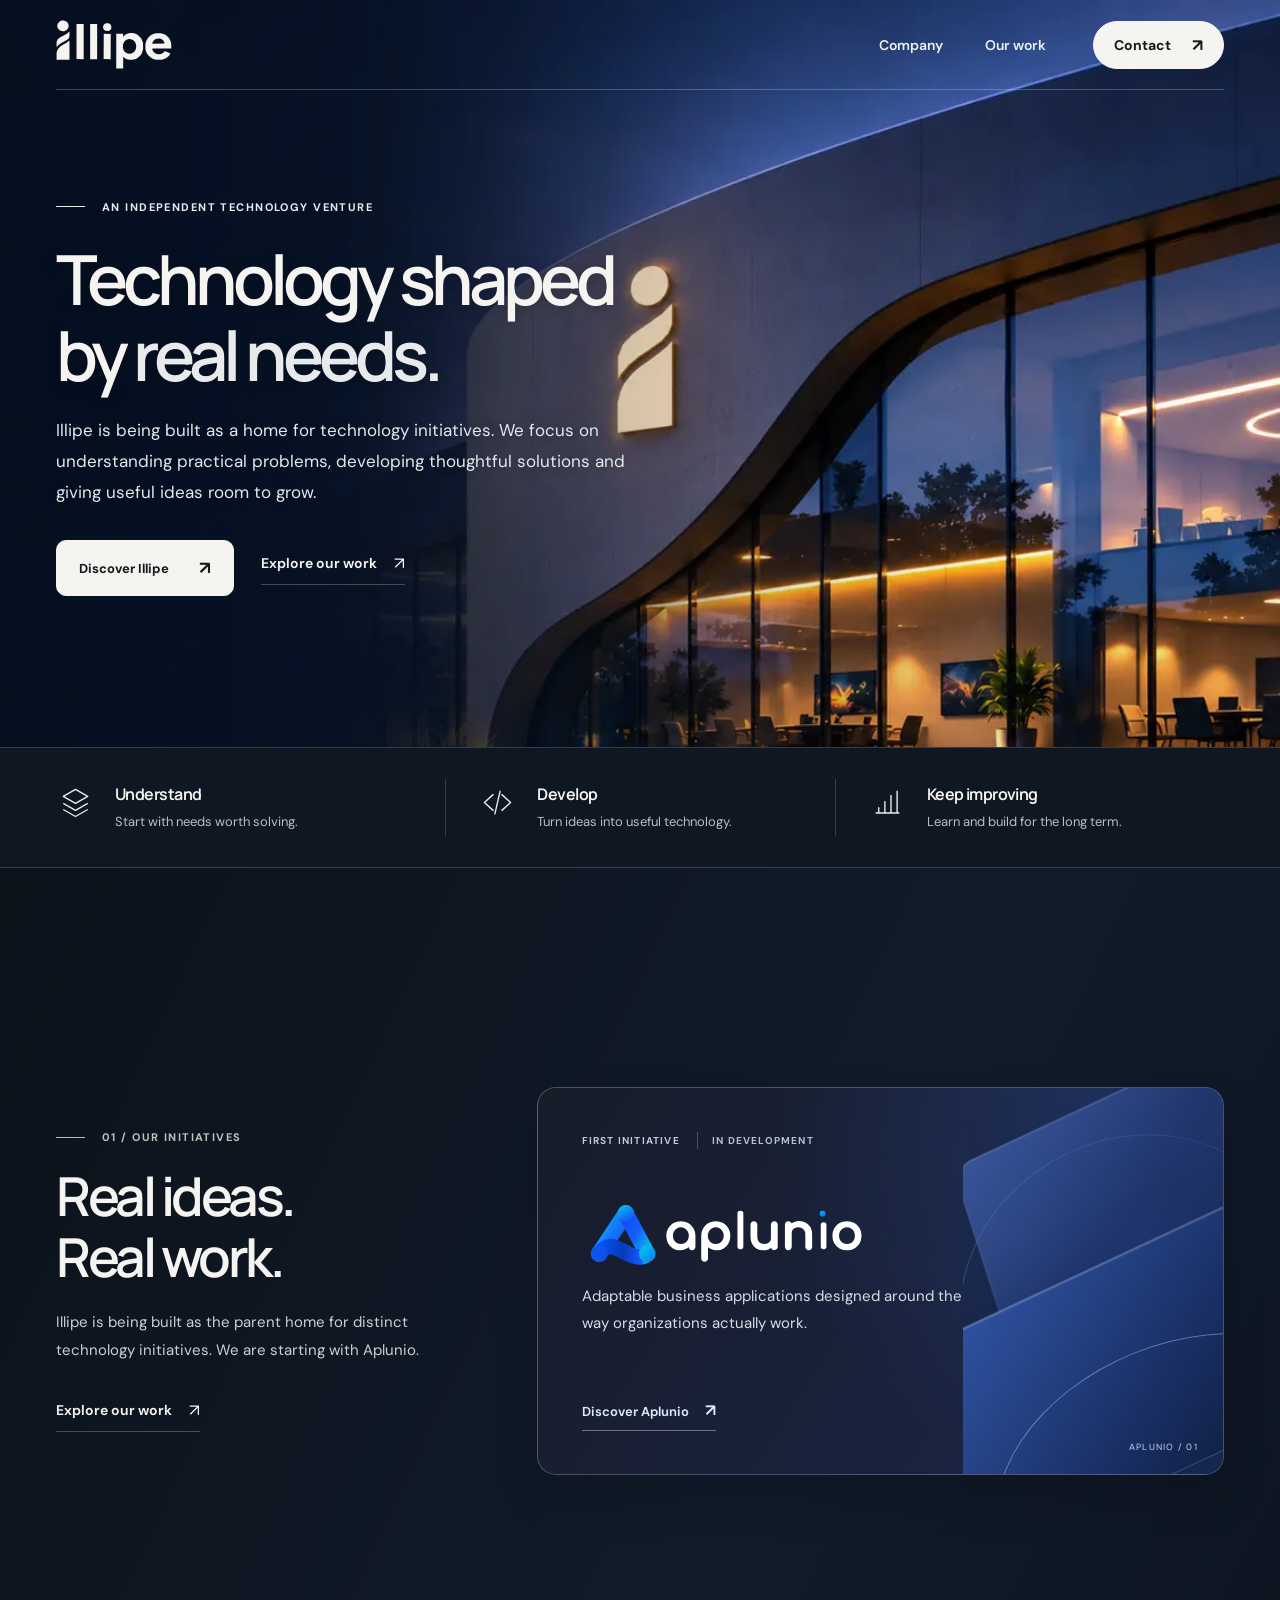
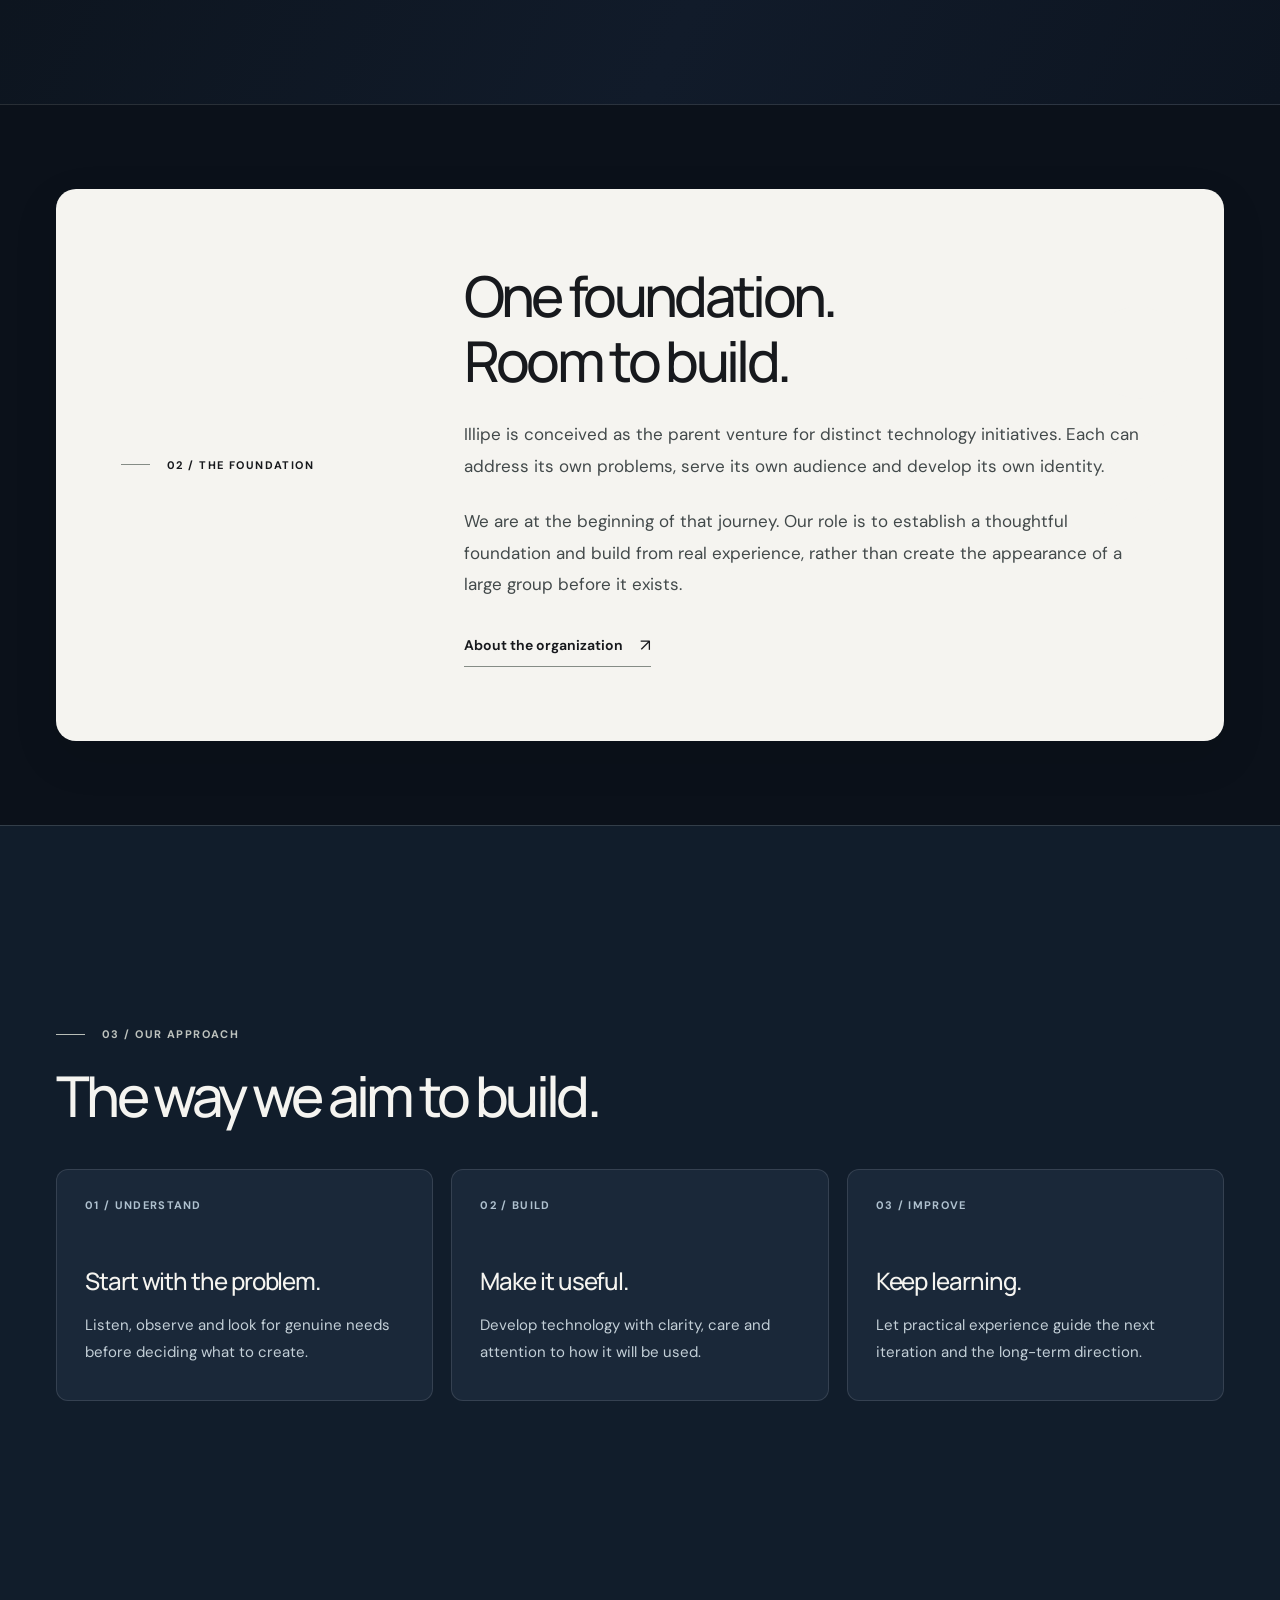
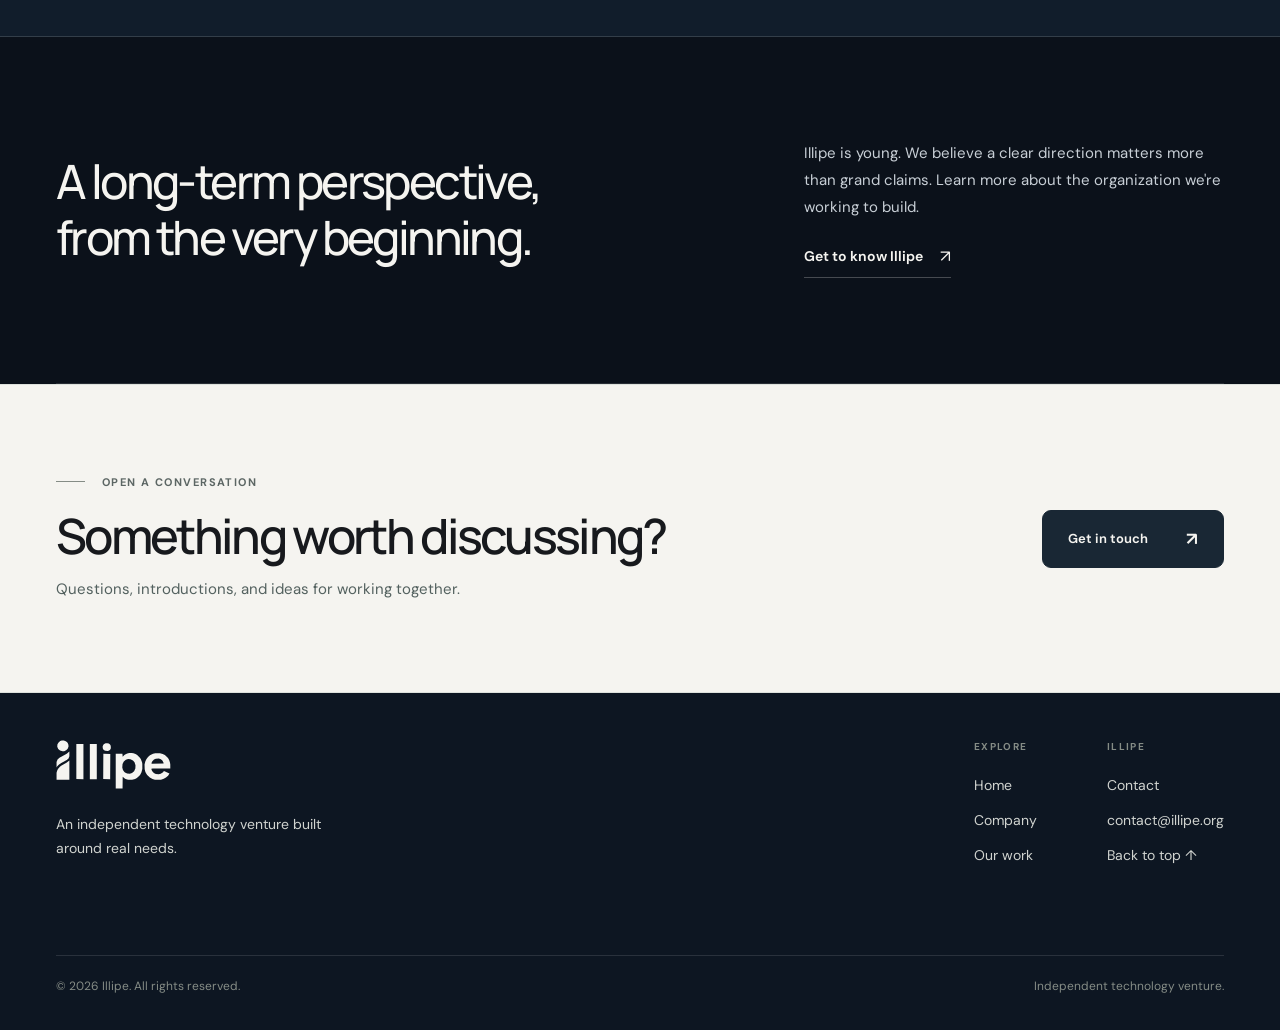
<file: index.html>
<!doctype html>
<html lang="en">
<head>
  <meta charset="utf-8">
  <meta name="viewport" content="width=device-width, initial-scale=1">
  <meta name="theme-color" content="#17191D">
  <meta name="description" content="Illipe is an independent technology venture creating and developing initiatives around real-world needs. Discover our approach and first initiative, Aplunio.">
  <meta name="robots" content="index,follow,max-image-preview:large">
  <meta property="og:type" content="website">
  <meta property="og:site_name" content="Illipe">
  <meta property="og:title" content="Illipe | Independent Technology Venture">
  <meta property="og:description" content="Illipe is an independent technology venture creating and developing initiatives around real-world needs. Discover our approach and first initiative, Aplunio.">
  <meta property="og:url" content="https://illipe.org/">
  <meta property="og:locale" content="en_US">
  <meta name="twitter:card" content="summary">
  <link rel="canonical" href="https://illipe.org/">
  <link rel="icon" type="image/svg+xml" href="/favicon.svg">
  <link rel="preload" as="image" fetchpriority="high" href="/assets/hero-illipe-v2.webp" type="image/webp">
  <link rel="preconnect" href="https://fonts.googleapis.com">
  <link rel="preconnect" href="https://fonts.gstatic.com" crossorigin>
  <link href="https://fonts.googleapis.com/css2?family=DM+Sans:wght@400;500;600;700&family=Manrope:wght@400;500;600;700&display=swap" rel="stylesheet">
  <script type="application/ld+json">{"@context":"https://schema.org","@graph":[{"@type":"WebSite","@id":"https://illipe.org/#website","name":"Illipe","alternateName":"illipe.org","url":"https://illipe.org/","description":"Illipe is an independent technology venture focused on real-world needs.","inLanguage":"en","publisher":{"@id":"https://illipe.org/#organization"}},{"@type":"Organization","@id":"https://illipe.org/#organization","name":"Illipe","url":"https://illipe.org/","description":"An independent founder-led technology venture developing initiatives focused on real-world needs.","logo":{"@type":"ImageObject","url":"https://illipe.org/assets/illipe-brandmark.svg","width":256,"height":256}},{"@type":"WebPage","@id":"https://illipe.org/#webpage","url":"https://illipe.org/","name":"Illipe | Independent Technology Venture","description":"Illipe is an independent technology venture creating and developing initiatives around real-world needs. Discover our approach and first initiative, Aplunio.","isPartOf":{"@id":"https://illipe.org/#website"},"about":{"@id":"https://illipe.org/#organization"},"inLanguage":"en"}]}</script>
  <link rel="stylesheet" href="/styles.css">
  <link rel="stylesheet" href="/polish.css">
  <script src="/main.js" defer></script>
  <title>Illipe | Independent Technology Venture</title>
</head>
<body class="page-home">
  <a class="skip-link" href="#main">Skip to main content</a>
  <header class="site-header" id="top">
  <div class="container header-inner">
    <a class="wordmark" href="/" aria-label="Illipe — home"><img src="/assets/illipe-wordmark.svg" width="116" height="50" alt="illipe" /></a>
    <div class="nav-wrap">
      <nav class="main-nav" aria-label="Primary navigation">
        <a href="/company/">Company</a>
        <a href="/work/">Our work</a>
      </nav>
      <a class="contact-nav" href="/contact/">Contact <span aria-hidden="true">↗</span></a>
    </div>
    <button class="menu-toggle" type="button" aria-label="Open navigation" aria-expanded="false" aria-controls="mobile-nav"><span></span><span></span></button>
  </div>
  <nav class="mobile-nav" id="mobile-nav" aria-label="Mobile navigation">
    <a href="/">Home</a>
    <a href="/company/">Company</a>
    <a href="/work/">Our work</a>
    <a href="/contact/">Contact</a>
  </nav>
</header>
  <main id="main">
<section class="hero" aria-labelledby="home-heading">
  <div class="container hero-inner">
    <div class="hero-main">
      <div class="hero-copy">
      <div class="section-kicker">An independent technology venture</div>
      <h1 class="display" id="home-heading">Technology shaped<br>by <span class="soft">real needs.</span></h1>
      <p class="copy lead hero-intro">Illipe is being built as a home for technology initiatives. We focus on understanding practical problems, developing thoughtful solutions and giving useful ideas room to grow.</p>
      <div class="hero-actions">
        <a class="button-outline" href="/company/">Discover Illipe <span aria-hidden="true">↗</span></a>
        <a class="text-link" href="/work/">Explore our work <span aria-hidden="true">↗</span></a>
      </div>
      </div>
    </div>
  </div>
  <div class="value-bar">
    <div class="container value-grid" aria-label="What guides our work">
      <div data-reveal class="value-item"><span class="value-icon" aria-hidden="true"><svg viewBox="0 0 40 40" fill="none"><path d="m20 5 14 8-14 8L6 13l14-8ZM6 21l14 8 14-8M6 28l14 8 14-8" stroke="currentColor" stroke-width="1.6" stroke-linejoin="round"/></svg></span><div><strong>Understand</strong><p>Start with needs worth solving.</p></div></div>
      <div data-reveal class="value-item"><span class="value-icon" aria-hidden="true"><svg viewBox="0 0 40 40" fill="none"><path d="m15 11-10 9 10 9m10-18 10 9-10 9M23 7l-6 26" stroke="currentColor" stroke-width="1.6" stroke-linecap="round" stroke-linejoin="round"/></svg></span><div><strong>Develop</strong><p>Turn ideas into useful technology.</p></div></div>
      <div data-reveal class="value-item"><span class="value-icon" aria-hidden="true"><svg viewBox="0 0 40 40" fill="none"><path d="M7 32h26M10 26v6m7-13v13m7-20v20m7-25v25" stroke="currentColor" stroke-width="1.6" stroke-linecap="round"/></svg></span><div><strong>Keep improving</strong><p>Learn and build for the long term.</p></div></div>
    </div>
  </div>
</section>

<section class="work-section" aria-labelledby="work-home-heading">
  <div class="container work-overview">
    <div data-reveal class="work-overview-copy">
      <div class="section-kicker">01 / Our initiatives</div>
      <h2 id="work-home-heading">Real ideas.<br>Real work.</h2>
      <p class="copy">Illipe is being built as the parent home for distinct technology initiatives. We are starting with Aplunio.</p>
      <a class="text-link" href="/work/">Explore our work <span aria-hidden="true">↗</span></a>
    </div>
    <article data-reveal class="initiative-card" aria-labelledby="initiative-name">
      <div class="initiative-info">
        <span class="initiative-eyebrow">FIRST INITIATIVE <span>IN DEVELOPMENT</span></span>
        <h3 id="initiative-name" class="aplunio-heading"><img src="/assets/aplunio-logo-on-dark.svg" alt="Aplunio" width="420" height="104" decoding="async"></h3>
        <p>Adaptable business applications designed around the way organizations actually work.</p>
        <a class="initiative-link" href="/work/#aplunio">Discover Aplunio <span aria-hidden="true">↗</span></a>
      </div>
      <div class="initiative-visual" aria-hidden="true">
        <div class="visual-layer layer-back"></div>
        <div class="visual-layer layer-front"></div>
        <div class="visual-line"></div>
        <div class="visual-caption">APLUNIO / 01</div>
      </div>
    </article>
  </div>
</section>

<section data-reveal class="split-section container home-identity" aria-labelledby="identity-heading">
  <div class="section-kicker">02 / The foundation</div>
  <div class="split-body">
    <h2 class="section-title" id="identity-heading">One foundation.<br>Room to build.</h2>
    <p class="copy">Illipe is conceived as the parent venture for distinct technology initiatives. Each can address its own problems, serve its own audience and develop its own identity.</p>
    <p class="copy">We are at the beginning of that journey. Our role is to establish a thoughtful foundation and build from real experience, rather than create the appearance of a large group before it exists.</p>
    <a class="text-link" href="/company/">About the organization <span aria-hidden="true">↗</span></a>
  </div>
</section>

<section data-reveal class="principle-section" aria-labelledby="approach-heading" id="approach">
  <div class="container">
  <div class="section-kicker">03 / Our approach</div>
  <h2 class="section-title" id="approach-heading" style="margin-top:22px">The way we aim to build.</h2>
  <div data-reveal class="principle-grid">
    <article data-reveal class="principle"><span class="section-number">01 / UNDERSTAND</span><h3>Start with the problem.</h3><p>Listen, observe and look for genuine needs before deciding what to create.</p></article>
    <article data-reveal class="principle"><span class="section-number">02 / BUILD</span><h3>Make it useful.</h3><p>Develop technology with clarity, care and attention to how it will be used.</p></article>
    <article data-reveal class="principle"><span class="section-number">03 / IMPROVE</span><h3>Keep learning.</h3><p>Let practical experience guide the next iteration and the long-term direction.</p></article>
  </div>
  </div>
</section>

<section data-reveal class="next-section container" aria-labelledby="next-heading">
  <h2 id="next-heading">A long-term perspective,<br>from the very beginning.</h2>
  <div class="next-right">
    <p>Illipe is young. We believe a clear direction matters more than grand claims. Learn more about the organization we're working to build.</p>
    <a class="text-link" href="/company/">Get to know Illipe <span aria-hidden="true">↗</span></a>
  </div>
</section>
<section class="inquiry-section" aria-labelledby="inquiry-heading">
  <div class="container inquiry-inner" data-reveal>
    <div class="inquiry-copy">
      <div class="section-kicker">Open a conversation</div>
      <h2 id="inquiry-heading">Something worth discussing?</h2>
      <p>Questions, introductions, and ideas for working together.</p>
    </div>
    <a class="inquiry-action" href="/contact/">Get in touch <span aria-hidden="true">↗</span></a>
  </div>
</section></main>
  <footer class="site-footer">
  <div class="container">
    <div class="footer-upper">
      <div><a class="wordmark" href="/" aria-label="Illipe — home"><img src="/assets/illipe-wordmark.svg" width="116" height="50" alt="illipe" /></a><p class="footer-descriptor">An independent technology venture built around real needs.</p></div>
      <nav class="footer-nav" aria-label="Footer navigation">
        <div class="footer-nav-col"><strong>EXPLORE</strong><a href="/">Home</a><a href="/company/">Company</a><a href="/work/">Our work</a></div>
        <div class="footer-nav-col"><strong>ILLIPE</strong><a href="/contact/">Contact</a><a href="mailto:contact@illipe.org">contact@illipe.org</a><a href="#top">Back to top ↑</a></div>
      </nav>
    </div>
    <div class="footer-bottom">
      <span>© <span id="year">2026</span> Illipe. All rights reserved.</span>
      <span>Independent technology venture.</span>
    </div>
  </div>
</footer>
</body>
</html>
</file>
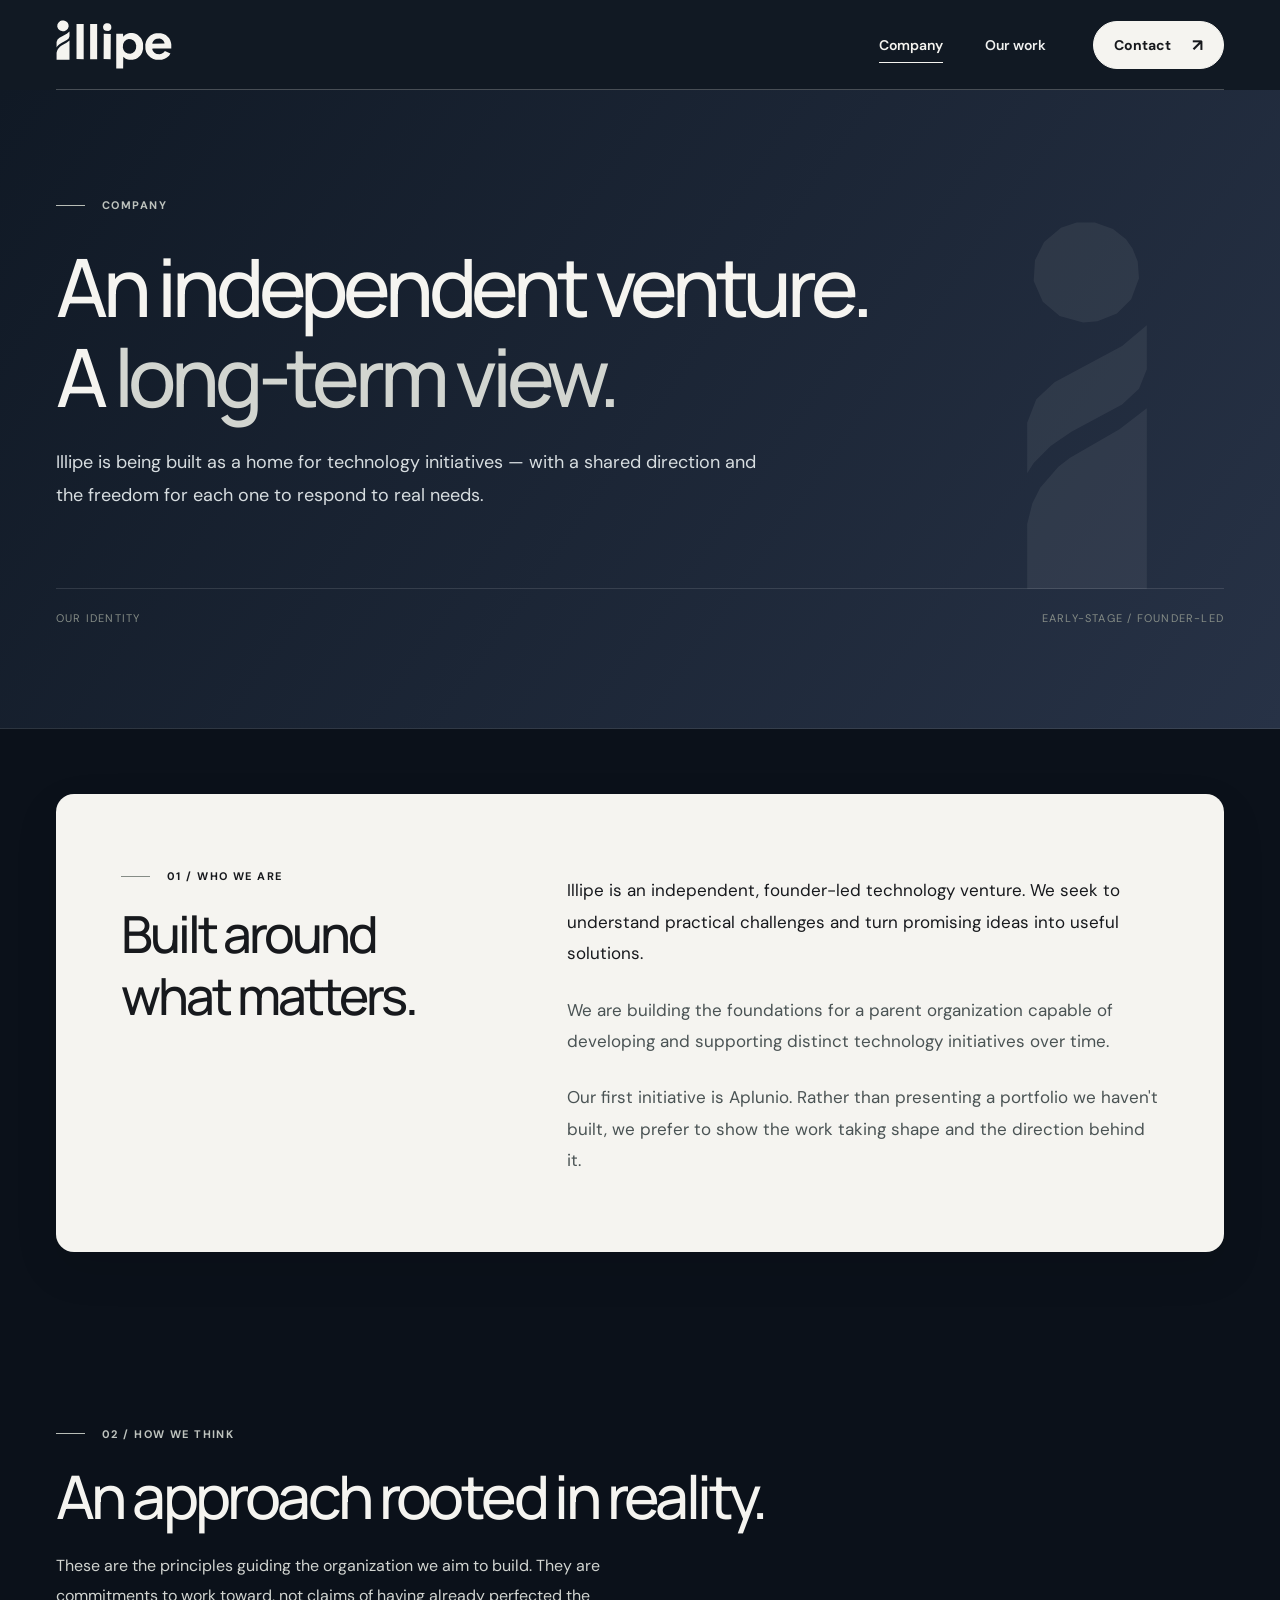
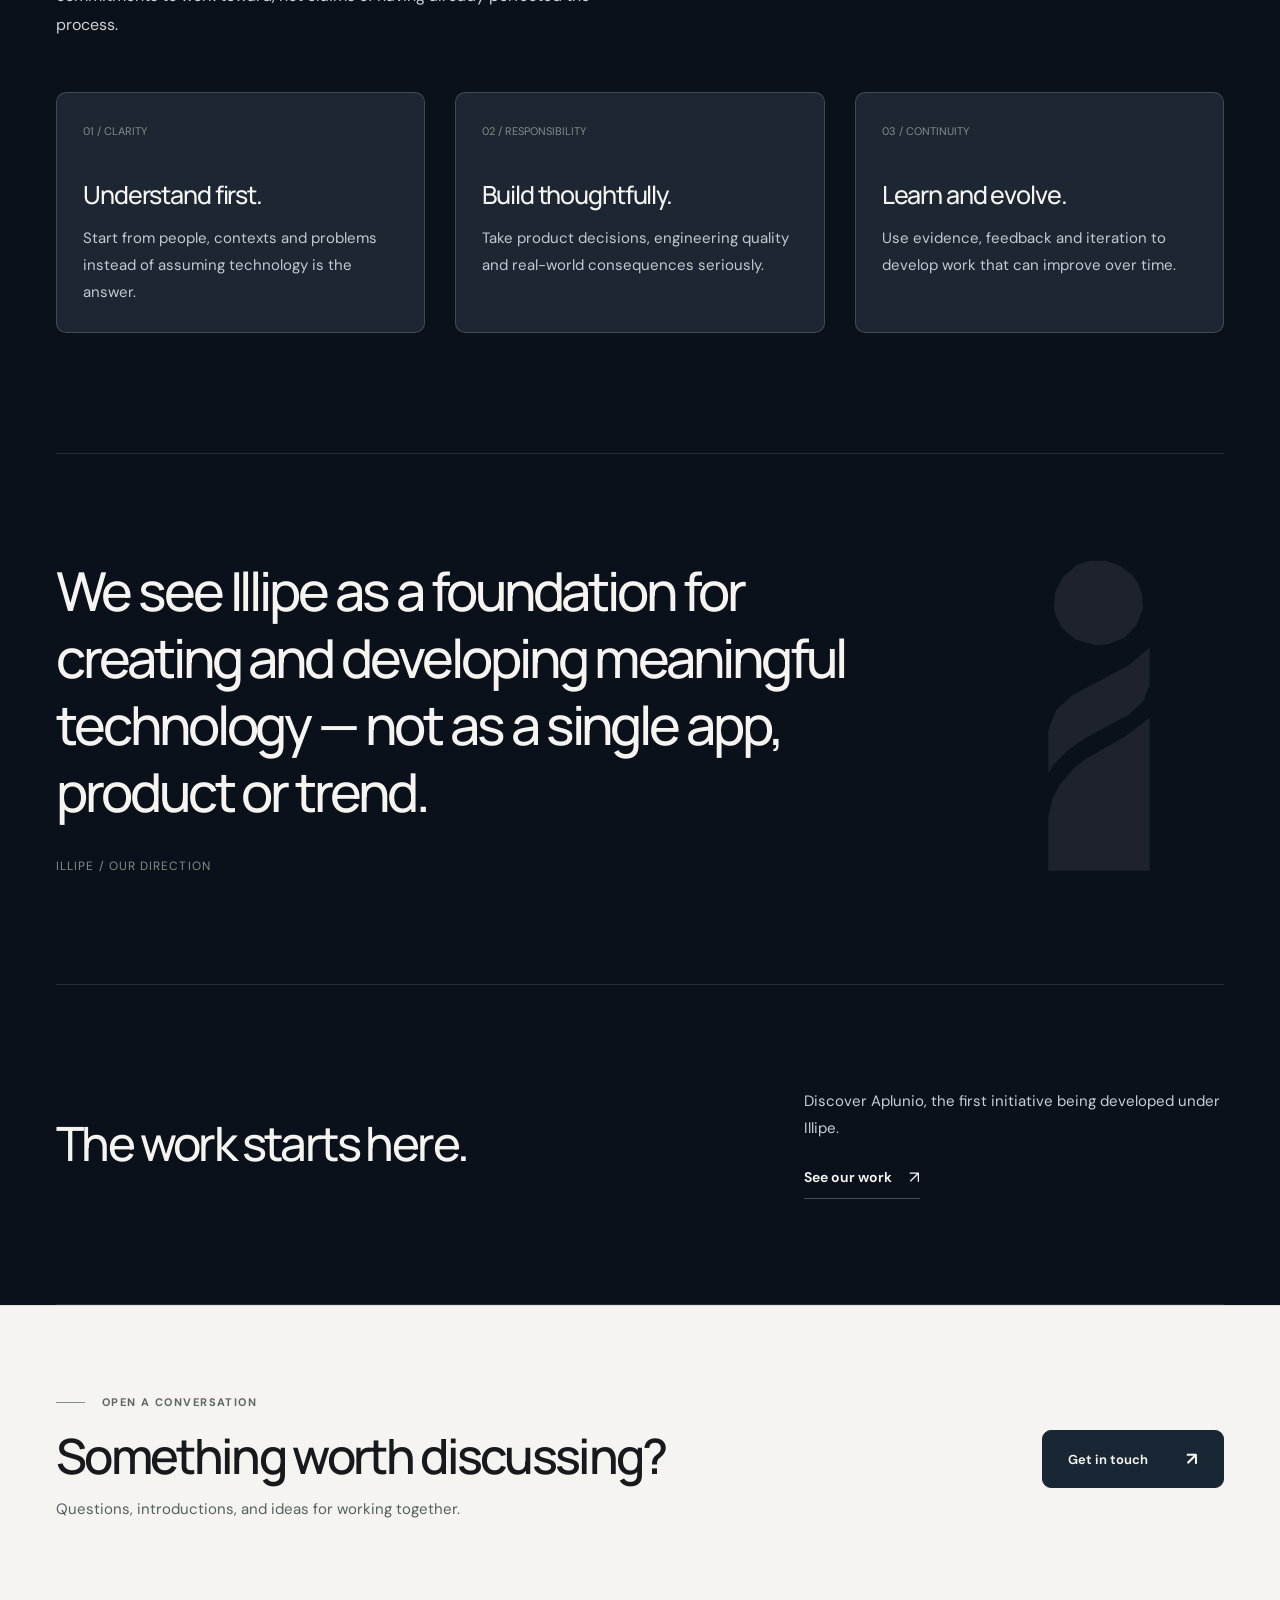
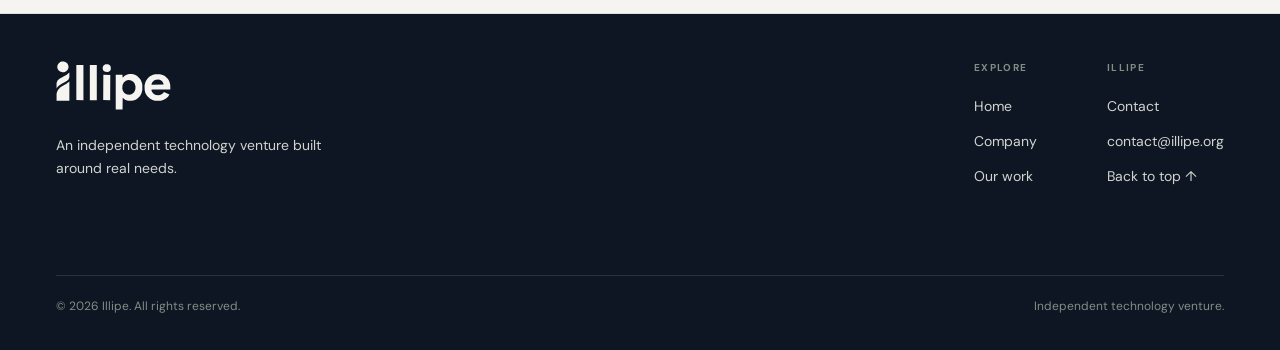
<file: company/index.html>
<!doctype html>
<html lang="en">
<head>
  <meta charset="utf-8">
  <meta name="viewport" content="width=device-width, initial-scale=1">
  <meta name="theme-color" content="#17191D">
  <meta name="description" content="Learn about Illipe, a founder-led technology venture building the foundations for independent initiatives that address real-world challenges.">
  <meta name="robots" content="index,follow,max-image-preview:large">
  <meta property="og:type" content="website">
  <meta property="og:site_name" content="Illipe">
  <meta property="og:title" content="About Illipe | Our Company & Approach">
  <meta property="og:description" content="Learn about Illipe, a founder-led technology venture building the foundations for independent initiatives that address real-world challenges.">
  <meta property="og:url" content="https://illipe.org/company/">
  <meta property="og:locale" content="en_US">
  <meta name="twitter:card" content="summary">
  <link rel="canonical" href="https://illipe.org/company/">
  <link rel="icon" type="image/svg+xml" href="/favicon.svg">
  <link rel="preconnect" href="https://fonts.googleapis.com">
  <link rel="preconnect" href="https://fonts.gstatic.com" crossorigin>
  <link href="https://fonts.googleapis.com/css2?family=DM+Sans:wght@400;500;600;700&family=Manrope:wght@400;500;600;700&display=swap" rel="stylesheet">
  <script type="application/ld+json">{"@context":"https://schema.org","@graph":[{"@type":"AboutPage","@id":"https://illipe.org/company/#webpage","url":"https://illipe.org/company/","name":"About Illipe | Our Company & Approach","description":"Learn about Illipe, a founder-led technology venture building the foundations for independent initiatives that address real-world challenges.","isPartOf":{"@id":"https://illipe.org/#website"},"about":{"@id":"https://illipe.org/#organization"},"inLanguage":"en"},{"@type":"BreadcrumbList","itemListElement":[{"@type":"ListItem","position":1,"name":"Home","item":"https://illipe.org/"},{"@type":"ListItem","position":2,"name":"Company","item":"https://illipe.org/company/"}]}]}</script>
  <link rel="stylesheet" href="/styles.css">
  <link rel="stylesheet" href="/polish.css">
  <script src="/main.js" defer></script>
  <title>About Illipe | Our Company & Approach</title>
</head>
<body class="page-company">
  <a class="skip-link" href="#main">Skip to main content</a>
  <header class="site-header" id="top">
  <div class="container header-inner">
    <a class="wordmark" href="/" aria-label="Illipe — home"><img src="/assets/illipe-wordmark.svg" width="116" height="50" alt="illipe" /></a>
    <div class="nav-wrap">
      <nav class="main-nav" aria-label="Primary navigation">
        <a href="/company/" aria-current="page">Company</a>
        <a href="/work/">Our work</a>
      </nav>
      <a class="contact-nav" href="/contact/">Contact <span aria-hidden="true">↗</span></a>
    </div>
    <button class="menu-toggle" type="button" aria-label="Open navigation" aria-expanded="false" aria-controls="mobile-nav"><span></span><span></span></button>
  </div>
  <nav class="mobile-nav" id="mobile-nav" aria-label="Mobile navigation">
    <a href="/">Home</a>
    <a href="/company/" aria-current="page">Company</a>
    <a href="/work/">Our work</a>
    <a href="/contact/">Contact</a>
  </nav>
</header>
  <main id="main">
<section class="page-hero" aria-labelledby="company-hero">
  <div class="container page-hero-inner">
    <div class="section-kicker">Company</div>
    <h1 class="page-title" id="company-hero">An independent venture.<br>A <span style="color:#B9BDB9">long-term view.</span></h1>
    <p class="copy lead">Illipe is being built as a home for technology initiatives — with a shared direction and the freedom for each one to respond to real needs.</p>
    <div class="page-subline"><span>OUR IDENTITY</span><span>EARLY-STAGE / FOUNDER-LED</span></div>
  </div>
</section>

<section class="article-section container company-paper" aria-labelledby="who-heading">
  <div data-reveal class="article-grid">
    <div><div class="section-kicker">01 / Who we are</div><h2 id="who-heading">Built around<br>what matters.</h2></div>
    <div class="article-copy">
      <p>Illipe is an independent, founder-led technology venture. We seek to understand practical challenges and turn promising ideas into useful solutions.</p>
      <p>We are building the foundations for a parent organization capable of developing and supporting distinct technology initiatives over time.</p>
      <p>Our first initiative is Aplunio. Rather than presenting a portfolio we haven't built, we prefer to show the work taking shape and the direction behind it.</p>
    </div>
  </div>
</section>

<section class="framework-section container" aria-labelledby="framework-heading">
  <div data-reveal class="framework-heading"><div class="section-kicker">02 / How we think</div><h2 id="framework-heading">An approach rooted in reality.</h2>
  <p>These are the principles guiding the organization we aim to build. They are commitments to work toward, not claims of having already perfected the process.</p></div>
  <div class="framework-list">
    <article data-reveal class="framework-item"><span>01 / CLARITY</span><h3>Understand first.</h3><p>Start from people, contexts and problems instead of assuming technology is the answer.</p></article>
    <article data-reveal class="framework-item"><span>02 / RESPONSIBILITY</span><h3>Build thoughtfully.</h3><p>Take product decisions, engineering quality and real-world consequences seriously.</p></article>
    <article data-reveal class="framework-item"><span>03 / CONTINUITY</span><h3>Learn and evolve.</h3><p>Use evidence, feedback and iteration to develop work that can improve over time.</p></article>
  </div>
</section>

<section data-reveal class="identity-quote container" aria-label="Our perspective">
  <p>We see Illipe as a foundation for creating and developing meaningful technology — not as a single app, product or trend.</p>
  <span class="source-note">ILLIPE / OUR DIRECTION</span>
</section>
<section data-reveal class="next-section container" aria-labelledby="company-next">
  <h2 id="company-next">The work starts here.</h2>
  <div class="next-right"><p>Discover Aplunio, the first initiative being developed under Illipe.</p>
  <a class="text-link" href="/work/#aplunio">See our work <span aria-hidden="true">↗</span></a></div>
</section>
<section class="inquiry-section" aria-labelledby="inquiry-heading">
  <div class="container inquiry-inner" data-reveal>
    <div class="inquiry-copy">
      <div class="section-kicker">Open a conversation</div>
      <h2 id="inquiry-heading">Something worth discussing?</h2>
      <p>Questions, introductions, and ideas for working together.</p>
    </div>
    <a class="inquiry-action" href="/contact/">Get in touch <span aria-hidden="true">↗</span></a>
  </div>
</section></main>
  <footer class="site-footer">
  <div class="container">
    <div class="footer-upper">
      <div><a class="wordmark" href="/" aria-label="Illipe — home"><img src="/assets/illipe-wordmark.svg" width="116" height="50" alt="illipe" /></a><p class="footer-descriptor">An independent technology venture built around real needs.</p></div>
      <nav class="footer-nav" aria-label="Footer navigation">
        <div class="footer-nav-col"><strong>EXPLORE</strong><a href="/">Home</a><a href="/company/">Company</a><a href="/work/">Our work</a></div>
        <div class="footer-nav-col"><strong>ILLIPE</strong><a href="/contact/">Contact</a><a href="mailto:contact@illipe.org">contact@illipe.org</a><a href="#top">Back to top ↑</a></div>
      </nav>
    </div>
    <div class="footer-bottom">
      <span>© <span id="year">2026</span> Illipe. All rights reserved.</span>
      <span>Independent technology venture.</span>
    </div>
  </div>
</footer>
</body>
</html>
</file>
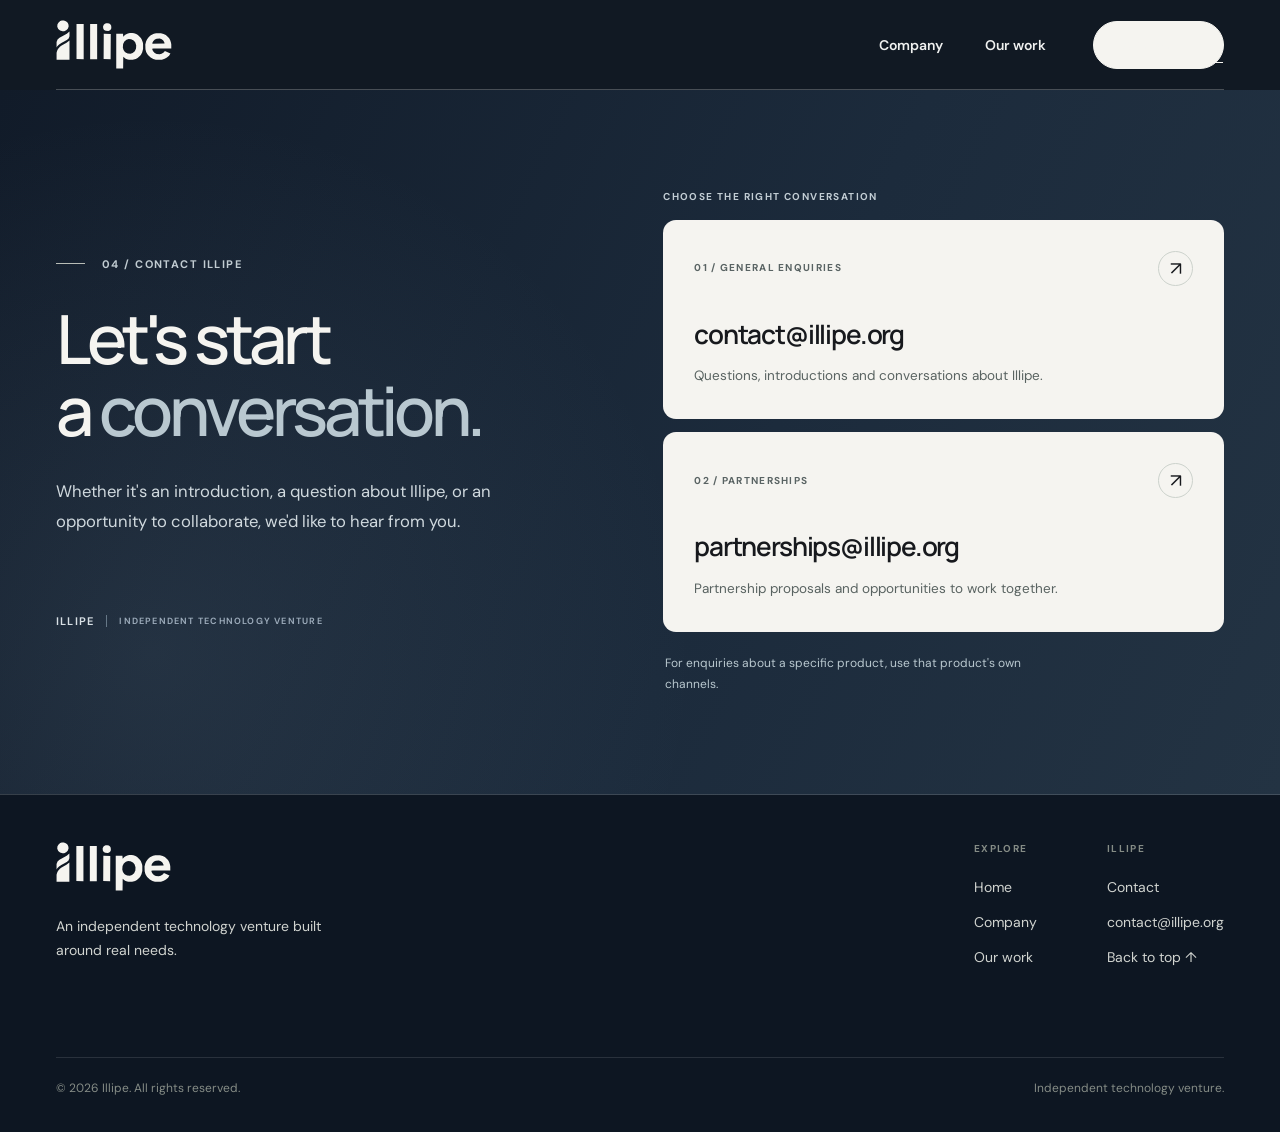
<file: contact/index.html>
<!doctype html>
<html lang="en">
<head>
  <meta charset="utf-8">
  <meta name="viewport" content="width=device-width, initial-scale=1">
  <meta name="theme-color" content="#17191D">
  <meta name="description" content="Contact Illipe about company inquiries, introductions and opportunities to collaborate. Reach our general and partnership channels directly by email.">
  <meta name="robots" content="index,follow,max-image-preview:large">
  <meta property="og:type" content="website">
  <meta property="og:site_name" content="Illipe">
  <meta property="og:title" content="Contact Illipe | General Enquiries & Partnerships">
  <meta property="og:description" content="Contact Illipe about company inquiries, introductions and opportunities to collaborate. Reach our general and partnership channels directly by email.">
  <meta property="og:url" content="https://illipe.org/contact/">
  <meta property="og:locale" content="en_US">
  <meta name="twitter:card" content="summary">
  <link rel="canonical" href="https://illipe.org/contact/">
  <link rel="icon" type="image/svg+xml" href="/favicon.svg">
  <link rel="preconnect" href="https://fonts.googleapis.com">
  <link rel="preconnect" href="https://fonts.gstatic.com" crossorigin>
  <link href="https://fonts.googleapis.com/css2?family=DM+Sans:wght@400;500;600;700&family=Manrope:wght@400;500;600;700&display=swap" rel="stylesheet">
  <script type="application/ld+json">{"@context":"https://schema.org","@graph":[{"@type":"ContactPage","@id":"https://illipe.org/contact/#webpage","url":"https://illipe.org/contact/","name":"Contact Illipe | General Enquiries & Partnerships","description":"Contact Illipe about company inquiries, introductions and opportunities to collaborate. Reach our general and partnership channels directly by email.","isPartOf":{"@id":"https://illipe.org/#website"},"about":{"@id":"https://illipe.org/#organization"},"inLanguage":"en"},{"@type":"BreadcrumbList","itemListElement":[{"@type":"ListItem","position":1,"name":"Home","item":"https://illipe.org/"},{"@type":"ListItem","position":2,"name":"Contact","item":"https://illipe.org/contact/"}]}]}</script>
  <link rel="stylesheet" href="/styles.css">
  <link rel="stylesheet" href="/polish.css">
  <script src="/main.js" defer></script>
  <title>Contact Illipe | General Enquiries & Partnerships</title>
</head>
<body class="page-contact">
  <a class="skip-link" href="#main">Skip to main content</a>
  <header class="site-header" id="top">
  <div class="container header-inner">
    <a class="wordmark" href="/" aria-label="Illipe — home"><img src="/assets/illipe-wordmark.svg" width="116" height="50" alt="illipe" /></a>
    <div class="nav-wrap">
      <nav class="main-nav" aria-label="Primary navigation">
        <a href="/company/">Company</a>
        <a href="/work/">Our work</a>
      </nav>
      <a class="contact-nav" href="/contact/" aria-current="page">Contact <span aria-hidden="true">↗</span></a>
    </div>
    <button class="menu-toggle" type="button" aria-label="Open navigation" aria-expanded="false" aria-controls="mobile-nav"><span></span><span></span></button>
  </div>
  <nav class="mobile-nav" id="mobile-nav" aria-label="Mobile navigation">
    <a href="/">Home</a>
    <a href="/company/">Company</a>
    <a href="/work/">Our work</a>
    <a href="/contact/" aria-current="page">Contact</a>
  </nav>
</header>
  <main id="main">
    <section class="contact-landing" aria-labelledby="contact-heading">
      <div class="container contact-landing-grid">
        <div class="contact-landing-intro">
          <div class="section-kicker">04 / Contact Illipe</div>
          <h1 id="contact-heading">Let's start a <span>conversation.</span></h1>
          <p>Whether it's an introduction, a question about Illipe, or an opportunity to collaborate, we'd like to hear from you.</p>
          <div class="contact-landing-signature" aria-hidden="true"><span>ILLIPE</span><span>INDEPENDENT TECHNOLOGY VENTURE</span></div>
        </div>
        <div class="contact-landing-channels" aria-label="How to contact Illipe">
          <div class="contact-landing-caption">Choose the right conversation</div>
          <a class="contact-item" href="mailto:contact@illipe.org" aria-label="Email Illipe at contact@illipe.org for general enquiries">
            <span class="contact-item-top"><span class="contact-category">01 / General enquiries</span><span class="contact-arrow" aria-hidden="true">↗</span></span>
            <span class="contact-email">contact@illipe.org</span>
            <span class="contact-purpose">Questions, introductions and conversations about Illipe.</span>
          </a>
          <a class="contact-item" href="mailto:partnerships@illipe.org" aria-label="Email Illipe at partnerships@illipe.org about a partnership">
            <span class="contact-item-top"><span class="contact-category">02 / Partnerships</span><span class="contact-arrow" aria-hidden="true">↗</span></span>
            <span class="contact-email">partnerships@illipe.org</span>
            <span class="contact-purpose">Partnership proposals and opportunities to work together.</span>
          </a>
          <p class="contact-landing-note">For enquiries about a specific product, use that product's own channels.</p>
        </div>
      </div>
    </section>
  </main>
  <footer class="site-footer">
  <div class="container">
    <div class="footer-upper">
      <div><a class="wordmark" href="/" aria-label="Illipe — home"><img src="/assets/illipe-wordmark.svg" width="116" height="50" alt="illipe" /></a><p class="footer-descriptor">An independent technology venture built around real needs.</p></div>
      <nav class="footer-nav" aria-label="Footer navigation">
        <div class="footer-nav-col"><strong>EXPLORE</strong><a href="/">Home</a><a href="/company/">Company</a><a href="/work/">Our work</a></div>
        <div class="footer-nav-col"><strong>ILLIPE</strong><a href="/contact/">Contact</a><a href="mailto:contact@illipe.org">contact@illipe.org</a><a href="#top">Back to top ↑</a></div>
      </nav>
    </div>
    <div class="footer-bottom">
      <span>© <span id="year">2026</span> Illipe. All rights reserved.</span>
      <span>Independent technology venture.</span>
    </div>
  </div>
</footer>
</body>
</html>
</file>
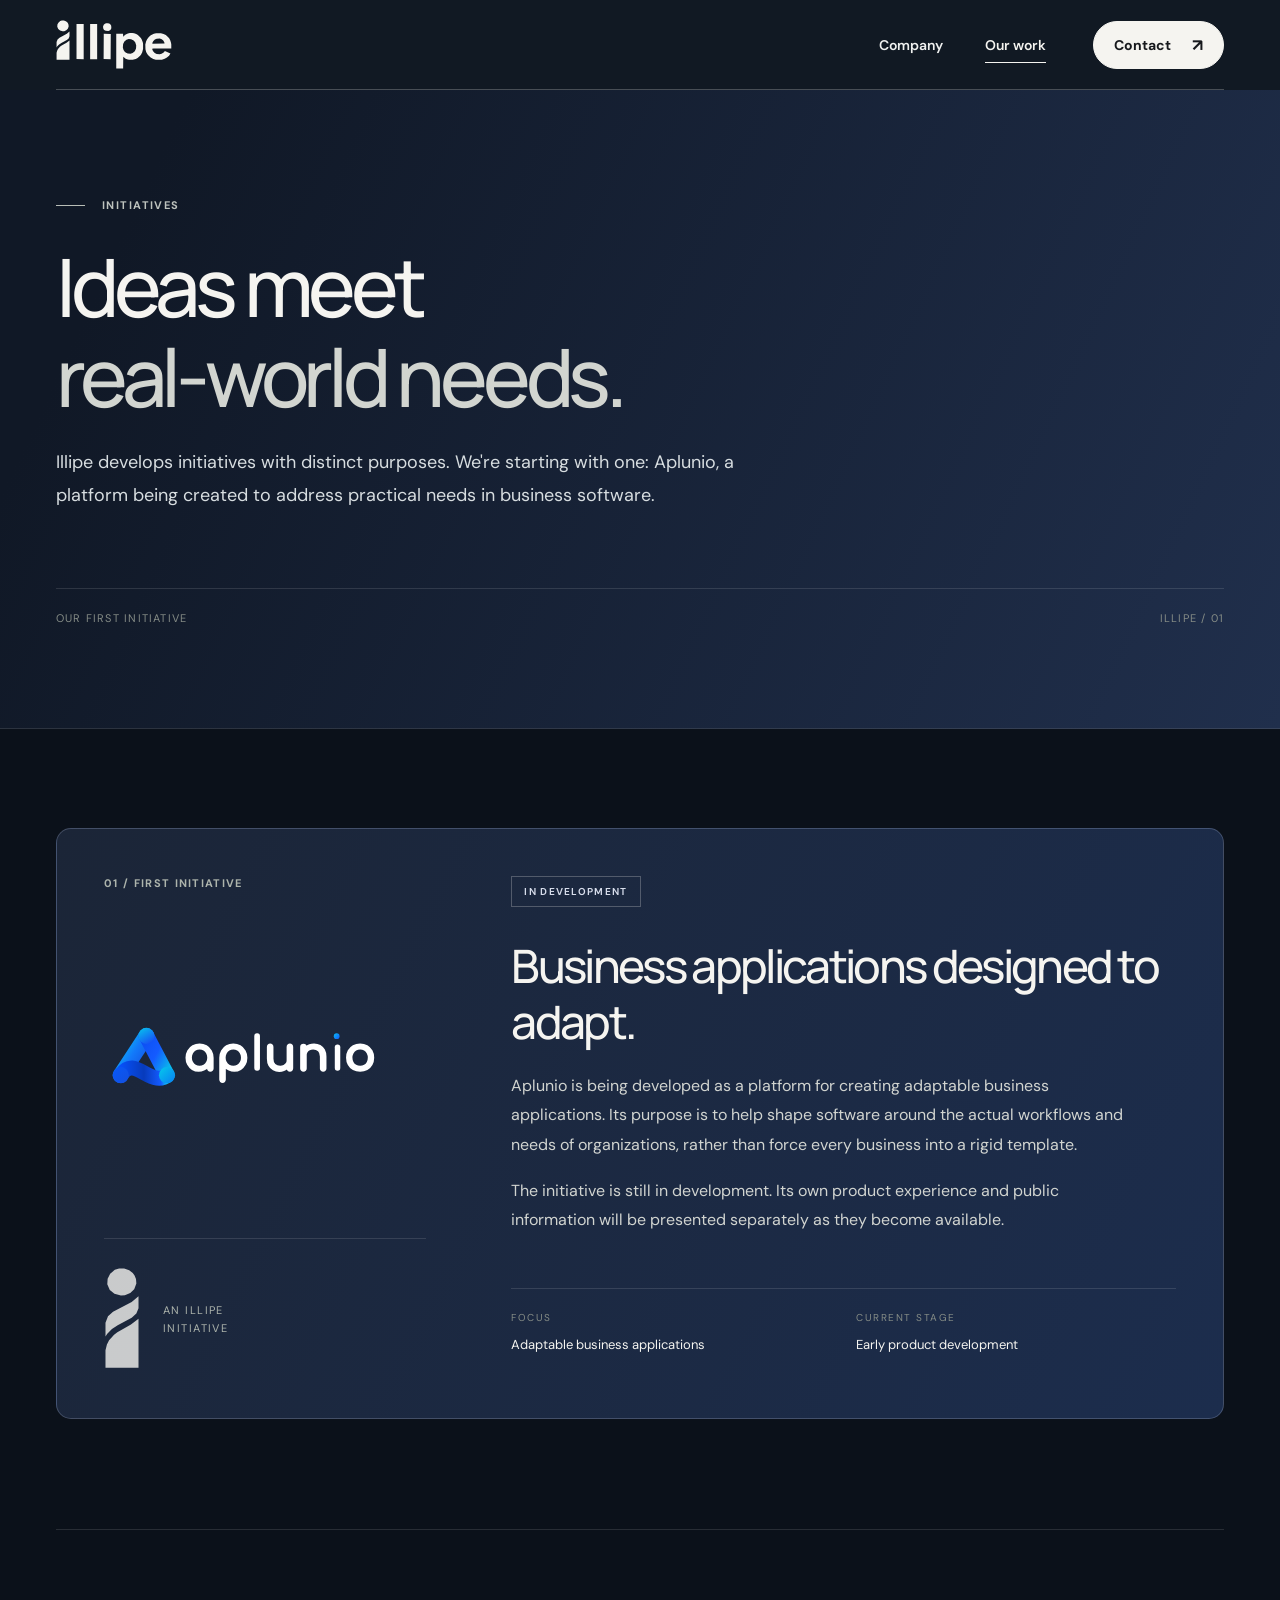
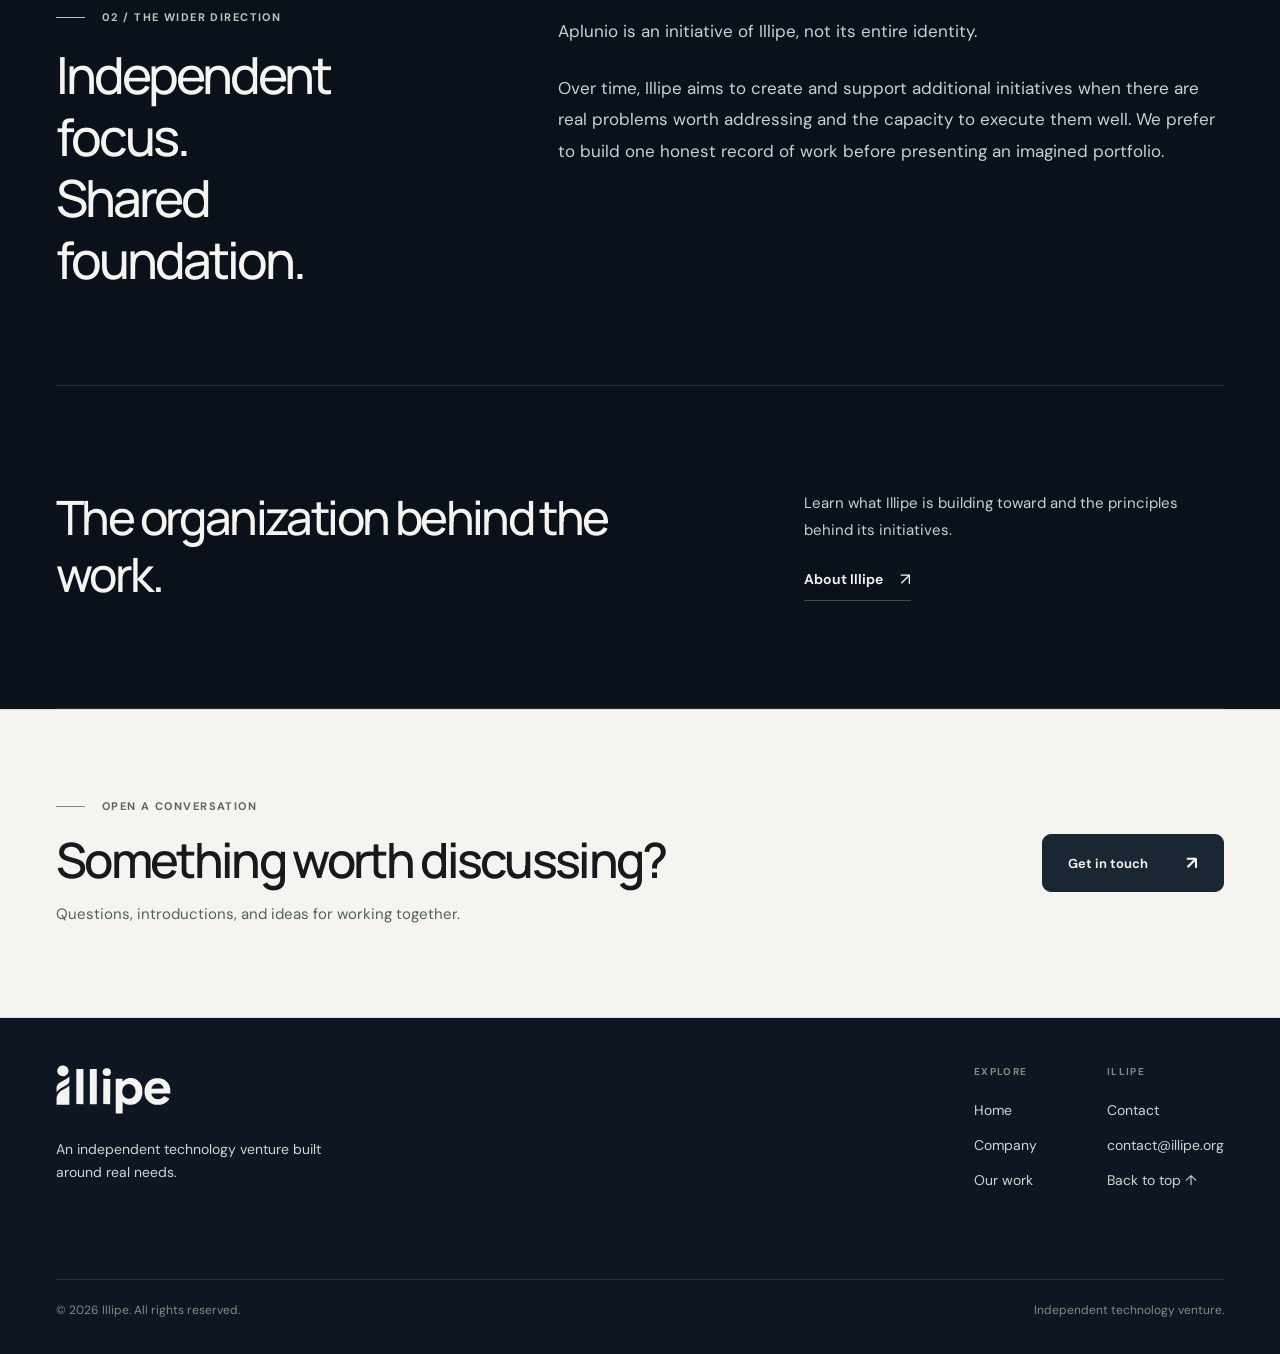
<file: work/index.html>
<!doctype html>
<html lang="en">
<head>
  <meta charset="utf-8">
  <meta name="viewport" content="width=device-width, initial-scale=1">
  <meta name="theme-color" content="#17191D">
  <meta name="description" content="Discover Illipe's first initiative, Aplunio, a platform for adaptable business applications in development, and the long-term direction behind our work.">
  <meta name="robots" content="index,follow,max-image-preview:large">
  <meta property="og:type" content="website">
  <meta property="og:site_name" content="Illipe">
  <meta property="og:title" content="Our Work | Aplunio & Illipe Initiatives">
  <meta property="og:description" content="Discover Illipe's first initiative, Aplunio, a platform for adaptable business applications in development, and the long-term direction behind our work.">
  <meta property="og:url" content="https://illipe.org/work/">
  <meta property="og:locale" content="en_US">
  <meta name="twitter:card" content="summary">
  <link rel="canonical" href="https://illipe.org/work/">
  <link rel="icon" type="image/svg+xml" href="/favicon.svg">
  <link rel="preconnect" href="https://fonts.googleapis.com">
  <link rel="preconnect" href="https://fonts.gstatic.com" crossorigin>
  <link href="https://fonts.googleapis.com/css2?family=DM+Sans:wght@400;500;600;700&family=Manrope:wght@400;500;600;700&display=swap" rel="stylesheet">
  <script type="application/ld+json">{"@context":"https://schema.org","@graph":[{"@type":"CollectionPage","@id":"https://illipe.org/work/#webpage","url":"https://illipe.org/work/","name":"Our Work | Aplunio & Illipe Initiatives","description":"Discover Illipe's first initiative, Aplunio, a platform for adaptable business applications in development, and the long-term direction behind our work.","isPartOf":{"@id":"https://illipe.org/#website"},"about":{"@id":"https://illipe.org/#organization"},"inLanguage":"en"},{"@type":"BreadcrumbList","itemListElement":[{"@type":"ListItem","position":1,"name":"Home","item":"https://illipe.org/"},{"@type":"ListItem","position":2,"name":"Our work","item":"https://illipe.org/work/"}]}]}</script>
  <link rel="stylesheet" href="/styles.css">
  <link rel="stylesheet" href="/polish.css">
  <script src="/main.js" defer></script>
  <title>Our Work | Aplunio & Illipe Initiatives</title>
</head>
<body class="page-work">
  <a class="skip-link" href="#main">Skip to main content</a>
  <header class="site-header" id="top">
  <div class="container header-inner">
    <a class="wordmark" href="/" aria-label="Illipe — home"><img src="/assets/illipe-wordmark.svg" width="116" height="50" alt="illipe" /></a>
    <div class="nav-wrap">
      <nav class="main-nav" aria-label="Primary navigation">
        <a href="/company/">Company</a>
        <a href="/work/" aria-current="page">Our work</a>
      </nav>
      <a class="contact-nav" href="/contact/">Contact <span aria-hidden="true">↗</span></a>
    </div>
    <button class="menu-toggle" type="button" aria-label="Open navigation" aria-expanded="false" aria-controls="mobile-nav"><span></span><span></span></button>
  </div>
  <nav class="mobile-nav" id="mobile-nav" aria-label="Mobile navigation">
    <a href="/">Home</a>
    <a href="/company/">Company</a>
    <a href="/work/" aria-current="page">Our work</a>
    <a href="/contact/">Contact</a>
  </nav>
</header>
  <main id="main">
<section class="page-hero" aria-labelledby="work-hero">
  <div class="container page-hero-inner">
    <div class="section-kicker">Initiatives</div>
    <h1 class="page-title" id="work-hero">Ideas meet<br><span style="color:#B9BDB9">real-world needs.</span></h1>
    <p class="copy lead">Illipe develops initiatives with distinct purposes. We're starting with one: Aplunio, a platform being created to address practical needs in business software.</p>
    <div class="page-subline"><span>OUR FIRST INITIATIVE</span><span>ILLIPE / 01</span></div>
  </div>
</section>

<section class="work-detail container product-editorial" id="aplunio" aria-labelledby="aplunio-name">
  <article data-reveal class="work-detail-article">
    <div class="work-detail-name">
      <span class="section-number">01 / FIRST INITIATIVE</span>
      <h2 id="aplunio-name" class="aplunio-detail-heading"><img src="/assets/aplunio-logo-on-dark.svg" alt="Aplunio" width="420" height="104" decoding="async"></h2>
      <div class="work-brand-stamp" aria-hidden="true"><img src="/assets/illipe-i.svg" width="42" height="124" alt=""><span>AN ILLIPE<br>INITIATIVE</span></div>
    </div>
    <div class="work-detail-copy">
      <span class="status-label">IN DEVELOPMENT</span>
      <h3>Business applications designed to adapt.</h3>
      <p>Aplunio is being developed as a platform for creating adaptable business applications. Its purpose is to help shape software around the actual workflows and needs of organizations, rather than force every business into a rigid template.</p>
      <p>The initiative is still in development. Its own product experience and public information will be presented separately as they become available.</p>
      <dl class="detail-facts">
        <div><dt>FOCUS</dt><dd>Adaptable business applications</dd></div>
        <div><dt>CURRENT STAGE</dt><dd>Early product development</dd></div>
      </dl>
    </div>
  </article>
</section>

<section class="honesty-section container" aria-labelledby="work-philosophy">
  <div data-reveal class="article-grid">
    <div><div class="section-kicker">02 / The wider direction</div><h2 id="work-philosophy">Independent focus.<br>Shared foundation.</h2></div>
    <div class="article-copy">
      <p>Aplunio is an initiative of Illipe, not its entire identity.</p>
      <p>Over time, Illipe aims to create and support additional initiatives when there are real problems worth addressing and the capacity to execute them well. We prefer to build one honest record of work before presenting an imagined portfolio.</p>
    </div>
  </div>
</section>
<section data-reveal class="next-section container" aria-labelledby="work-next">
  <h2 id="work-next">The organization behind the work.</h2>
  <div class="next-right">
    <p>Learn what Illipe is building toward and the principles behind its initiatives.</p>
    <a class="text-link" href="/company/">About Illipe <span aria-hidden="true">↗</span></a>
  </div>
</section>
<section class="inquiry-section" aria-labelledby="inquiry-heading">
  <div class="container inquiry-inner" data-reveal>
    <div class="inquiry-copy">
      <div class="section-kicker">Open a conversation</div>
      <h2 id="inquiry-heading">Something worth discussing?</h2>
      <p>Questions, introductions, and ideas for working together.</p>
    </div>
    <a class="inquiry-action" href="/contact/">Get in touch <span aria-hidden="true">↗</span></a>
  </div>
</section></main>
  <footer class="site-footer">
  <div class="container">
    <div class="footer-upper">
      <div><a class="wordmark" href="/" aria-label="Illipe — home"><img src="/assets/illipe-wordmark.svg" width="116" height="50" alt="illipe" /></a><p class="footer-descriptor">An independent technology venture built around real needs.</p></div>
      <nav class="footer-nav" aria-label="Footer navigation">
        <div class="footer-nav-col"><strong>EXPLORE</strong><a href="/">Home</a><a href="/company/">Company</a><a href="/work/">Our work</a></div>
        <div class="footer-nav-col"><strong>ILLIPE</strong><a href="/contact/">Contact</a><a href="mailto:contact@illipe.org">contact@illipe.org</a><a href="#top">Back to top ↑</a></div>
      </nav>
    </div>
    <div class="footer-bottom">
      <span>© <span id="year">2026</span> Illipe. All rights reserved.</span>
      <span>Independent technology venture.</span>
    </div>
  </div>
</footer>
</body>
</html>
</file>
<file: styles.css>
/* ILLIPE — institutional web v2
   Corporate working colors from Notion: #17191D / #F5F4F0 / #858C86
   Typography: provisional Manrope & DM Sans, not a finalized brand font.
   Editorial, responsive, reduced-motion-safe. No visual effects or scroll animations. */
:root {
  color-scheme: dark;
  --ink: #17191D;
  --paper: #F5F4F0;
  --muted: #858C86;
  --soft: #C9CCC7;
  --line: rgba(245,244,240,.15);
  --line-strong: rgba(245,244,240,.29);
  --surface: #202328;
  --surface-2: #24272C;
  --content: 1240px;
}
*,*::before,*::after{box-sizing:border-box}
html{scroll-padding-top:110px}
body{margin:0;min-width:320px;background:var(--ink);color:var(--paper);font-family:"DM Sans",system-ui,-apple-system,"Segoe UI",sans-serif;-webkit-font-smoothing:antialiased}
img,svg{max-width:100%}
a{color:inherit;text-decoration:none}
button{font:inherit}
::selection{background:var(--paper);color:var(--ink)}
:focus-visible{outline:2px solid var(--paper);outline-offset:5px}
.container{width:min(calc(100% - 112px),var(--content));margin-inline:auto}
.sr-only{position:absolute!important;clip:rect(0,0,0,0);width:1px;height:1px;margin:-1px;border:0;padding:0;overflow:hidden;white-space:nowrap}
.skip-link{position:absolute;top:-100px;left:16px;z-index:200;padding:12px 17px;color:var(--ink);background:var(--paper)}
.skip-link:focus{top:12px}
.site-header{position:relative;z-index:30;background:var(--ink)}
.header-inner{height:92px;display:flex;align-items:center;justify-content:space-between;gap:30px;border-bottom:1px solid var(--line)}
.wordmark{display:inline-flex;align-items:center;flex:none}
.wordmark img{display:block;width:116px;height:auto}
.nav-wrap{display:flex;align-items:center;gap:54px}
.main-nav{display:flex;align-items:center;gap:42px}
.main-nav a,.contact-nav{font-size:13px;font-weight:550;color:#C8CCC9}
.main-nav a[aria-current=page]{color:var(--paper)}
.main-nav a[aria-current=page]::after{content:"";height:1px;background:var(--paper);display:block;margin-top:6px}
.main-nav a:hover,.contact-nav:hover{color:var(--paper)}
.contact-nav{display:inline-flex;gap:18px;align-items:center;padding:12px 0 12px 25px;border-left:1px solid var(--line)}
.contact-nav span{font-size:17px}
.menu-toggle{display:none;flex-direction:column;justify-content:center;align-items:center;gap:6px;width:44px;height:44px;border:1px solid var(--line);border-radius:4px;color:var(--paper);background:transparent;cursor:pointer}
.menu-toggle span{width:19px;height:1px;background:currentColor}
.mobile-nav{display:none}
.section-kicker{display:flex;align-items:center;gap:17px;color:#A5AAA6;font-size:10px;font-weight:700;letter-spacing:.17em;text-transform:uppercase}
.section-kicker::before{content:"";display:block;width:27px;height:1px;background:#9BA09B;flex:none}
.section-number{color:var(--muted);font-size:11px;font-weight:700;letter-spacing:.12em}
.display,.section-title,.page-title,.feature-title{font-family:"Manrope","DM Sans",sans-serif;font-weight:500;letter-spacing:-.065em}
.display{font-size:clamp(52px,7.25vw,106px);line-height:1.065;margin:31px 0 28px;max-width:1120px}
.display .soft{color:#B9BDB9}
.copy{color:var(--soft);line-height:1.82;font-size:16px}
.lead{font-size:clamp(16px,1.55vw,19px);max-width:680px}
.text-link{display:inline-flex;gap:17px;align-items:center;font-size:13px;font-weight:650;color:var(--paper);border-bottom:1px solid var(--line-strong);padding-bottom:10px}
.text-link:hover{border-bottom-color:var(--paper)}
.text-link span{font-size:17px;font-weight:400}
.button-outline{display:inline-flex;align-items:center;justify-content:space-between;gap:30px;border:1px solid var(--line-strong);border-radius:5px;padding:16px 19px;color:var(--paper);font-size:13px;font-weight:650;background:transparent}
.button-outline:hover{border-color:var(--paper);background:var(--surface)}
.button-outline span{font-size:18px}
.hero{border-bottom:1px solid var(--line)}
.hero-inner{padding-top:125px;padding-bottom:104px}
.hero-main{max-width:1050px}
.hero-intro{max-width:690px}
.hero-actions{display:flex;align-items:center;gap:35px;flex-wrap:wrap;margin-top:38px}
.hero-bottom{display:flex;gap:26px;align-items:center;justify-content:space-between;margin-top:94px;padding-top:24px;border-top:1px solid var(--line)}
.hero-bottom>span{color:var(--muted);font-size:10px;letter-spacing:.13em}
.hero-bottom>p{margin:0;max-width:310px;color:#B2B6B0;font-size:12px;line-height:1.7}
.split-section{display:grid;grid-template-columns:34% minmax(0,1fr);gap:9%;padding-top:105px;padding-bottom:108px;border-bottom:1px solid var(--line)}
.split-section .eyebrow{margin:0}
.section-title{font-size:clamp(37px,4.4vw,64px);line-height:1.17;margin:0 0 25px}
.split-body{max-width:780px}
.split-body p{max-width:720px;margin:0 0 24px}
.split-body p:last-of-type{margin-bottom:0}
.split-body .text-link{margin-top:34px}
.small-note{margin-top:38px;color:var(--muted);font-size:11px;letter-spacing:.1em;line-height:1.7}
.section-heading{display:flex;align-items:end;justify-content:space-between;gap:20px;margin-bottom:36px}
.section-heading h2{margin:12px 0 0;font-family:"Manrope",sans-serif;letter-spacing:-.06em;font-weight:500;font-size:clamp(36px,4.4vw,57px)}
.work-section{padding-top:105px;padding-bottom:115px;border-bottom:1px solid var(--line)}
.work-feature{display:grid;grid-template-columns:1.2fr .85fr;gap:36px;align-items:stretch;min-height:330px;border:1px solid var(--line-strong);background:var(--surface)}
.work-description{padding:clamp(30px,4.4vw,64px);display:flex;flex-direction:column;align-items:start}
.work-meta{display:flex;gap:22px;align-items:center;color:#B3B8B2;font-size:10px;letter-spacing:.12em;font-weight:600}
.work-feature h3{font-family:"Manrope",sans-serif;font-size:clamp(47px,5.5vw,78px);line-height:1.1;letter-spacing:-.07em;font-weight:500;margin:37px 0 15px}
.work-feature p{font-size:15px;line-height:1.85;color:#CFD3CE;max-width:540px;margin:0 0 32px}
.work-feature .text-link{margin-top:auto}
.work-side{border-left:1px solid var(--line);padding:48px;display:flex;flex-direction:column;justify-content:space-between}
.work-side img{display:block;width:70px;height:150px;object-fit:contain;object-position:top;opacity:.64}
.work-side .side-caption{font-size:11px;color:#ADB2AA;max-width:210px;line-height:1.75}
.principle-section{padding-top:105px;padding-bottom:125px;border-bottom:1px solid var(--line)}
.principle-grid{display:grid;grid-template-columns:repeat(3,minmax(0,1fr));gap:25px;margin-top:48px}
.principle{border-top:1px solid var(--line-strong);padding-top:22px}
.principle .section-number{display:block;margin-bottom:56px}
.principle h3{font-family:"Manrope",sans-serif;font-size:clamp(21px,2.3vw,30px);font-weight:500;letter-spacing:-.045em;margin:0 0 15px}
.principle p{font-size:14px;line-height:1.8;color:var(--soft);max-width:310px;margin:0}
.next-section{display:grid;grid-template-columns:1fr 1fr;gap:50px;align-items:center;padding-top:94px;padding-bottom:101px;border-bottom:1px solid var(--line)}
.next-section h2{margin:0;font-family:"Manrope",sans-serif;letter-spacing:-.055em;font-weight:500;font-size:clamp(32px,3.7vw,52px);line-height:1.2}
.next-right{justify-self:end;max-width:420px}
.next-right p{font-size:15px;line-height:1.8;color:var(--soft);margin:0 0 24px}

/* Interior pages */
.page-hero{border-bottom:1px solid var(--line)}
.page-hero-inner{padding-top:104px;padding-bottom:112px}
.page-title{font-size:clamp(52px,6.5vw,91px);line-height:1.11;max-width:1060px;margin:30px 0 25px}
.page-hero .lead{max-width:730px;margin:0}
.page-subline{display:flex;justify-content:space-between;align-items:center;gap:30px;margin-top:80px;padding-top:22px;border-top:1px solid var(--line);color:var(--muted);font-size:11px;letter-spacing:.11em}
.article-section{padding-top:110px;padding-bottom:116px;border-bottom:1px solid var(--line)}
.article-grid{display:grid;grid-template-columns:34% 1fr;gap:9%}
.article-grid h2{font-family:"Manrope",sans-serif;font-size:clamp(34px,4vw,53px);font-weight:500;letter-spacing:-.059em;line-height:1.2;margin:20px 0 0}
.article-copy{padding-top:6px}
.article-copy p{font-size:17px;line-height:1.86;color:var(--soft);margin:0 0 25px}
.article-copy p:first-child{color:var(--paper)}
.article-copy p:last-child{margin:0}
.framework-section{padding-top:110px;padding-bottom:120px;border-bottom:1px solid var(--line)}
.framework-heading{max-width:760px}
.framework-heading h2{font-family:"Manrope",sans-serif;font-size:clamp(38px,4.7vw,64px);font-weight:500;letter-spacing:-.06em;line-height:1.2;margin:19px 0 19px}
.framework-heading p{font-size:16px;color:var(--soft);line-height:1.85;max-width:590px}
.framework-list{display:grid;grid-template-columns:repeat(3,1fr);gap:30px;margin-top:52px}
.framework-item{border-top:1px solid var(--line-strong);padding-top:19px}
.framework-item span{font-size:11px;color:var(--muted)}
.framework-item h3{font-family:"Manrope",sans-serif;font-size:25px;letter-spacing:-.045em;font-weight:500;margin:54px 0 13px}
.framework-item p{font-size:14px;color:var(--soft);line-height:1.75;margin:0}
.identity-quote{padding-top:91px;padding-bottom:96px;border-bottom:1px solid var(--line)}
.identity-quote p{font-family:"Manrope",sans-serif;font-size:clamp(30px,4.2vw,58px);line-height:1.25;font-weight:500;letter-spacing:-.057em;max-width:950px;margin:0 0 28px}
.identity-quote .source-note{color:var(--muted);font-size:12px;letter-spacing:.09em}
.work-detail{padding-top:110px;padding-bottom:120px;border-bottom:1px solid var(--line)}
.work-detail-article{display:grid;grid-template-columns:30% 1fr;gap:8%;border-top:1px solid var(--line-strong);padding-top:34px}
.work-detail-name{display:flex;flex-direction:column;justify-content:space-between;gap:50px}
.work-detail-name h2{font-family:"Manrope",sans-serif;font-size:clamp(48px,5.8vw,82px);font-weight:500;letter-spacing:-.07em;margin:9px 0 0}
.work-detail-name .section-number{display:block}
.work-detail-copy .status-label{display:inline-block;border:1px solid var(--line-strong);padding:8px 12px;font-size:10px;letter-spacing:.13em;font-weight:650;color:var(--soft)}
.work-detail-copy h3{font-family:"Manrope",sans-serif;font-size:clamp(30px,3.6vw,48px);font-weight:500;line-height:1.2;letter-spacing:-.058em;max-width:670px;margin:31px 0 22px}
.work-detail-copy p{font-size:16px;color:var(--soft);line-height:1.85;max-width:620px}
.detail-facts{display:grid;grid-template-columns:repeat(2,1fr);gap:25px;margin-top:53px;border-top:1px solid var(--line);padding-top:22px}
.detail-facts dt{font-size:10px;letter-spacing:.15em;color:var(--muted);margin-bottom:10px}
.detail-facts dd{margin:0;font-size:13px;line-height:1.65;color:var(--paper)}
.honesty-section{padding-top:80px;padding-bottom:95px;border-bottom:1px solid var(--line)}
.honesty-section .article-grid{align-items:start}
.honesty-section h2{max-width:370px}

/* Contact and footer */
.contact-section{padding-top:98px;padding-bottom:96px;border-bottom:1px solid var(--line)}
.contact-grid{display:grid;grid-template-columns:1fr .9fr;gap:11%;align-items:end}
.contact-grid h2{font-family:"Manrope",sans-serif;font-weight:500;letter-spacing:-.06em;font-size:clamp(42px,5vw,68px);line-height:1.18;margin:20px 0 0}
.contact-grid p{color:var(--soft);font-size:15px;line-height:1.86;max-width:470px;margin:0}
.contact-grid .contact-status{display:block;color:var(--muted);font-size:10px;letter-spacing:.12em;margin-top:19px;font-weight:650}
.site-footer{padding-top:47px;padding-bottom:36px}
.footer-upper{display:flex;justify-content:space-between;gap:50px;align-items:start;padding-bottom:80px}
.footer-upper .wordmark img{width:115px}
.footer-descriptor{font-size:13px;color:var(--soft);margin-top:19px;max-width:290px;line-height:1.7}
.footer-nav{display:flex;gap:70px}
.footer-nav-col{display:flex;flex-direction:column;gap:17px}
.footer-nav-col strong{font-size:10px;letter-spacing:.13em;color:var(--muted);font-weight:700;margin-bottom:6px}
.footer-nav-col a{font-size:13px;color:var(--soft)}
.footer-nav-col a:hover{color:var(--paper)}
.footer-bottom{border-top:1px solid var(--line);padding-top:22px;display:flex;align-items:center;justify-content:space-between;gap:20px;color:var(--muted);font-size:11px}
.footer-bottom a:hover{color:var(--paper)}

/* Responsive layouts */
@media(max-width:1050px){
 .container{width:calc(100% - 74px)}
 .main-nav{gap:27px}
 .nav-wrap{gap:34px}
 .split-section,.article-grid{grid-template-columns:33% 1fr;gap:6%}
 .work-side{padding:34px}
 .contact-grid{gap:7%}
 .footer-nav{gap:37px}
}
@media(max-width:760px){
 html{scroll-padding-top:78px}
 .container{width:calc(100% - 38px)}
 .header-inner{height:75px}
 .wordmark img{width:104px}
 .nav-wrap{display:none}
 .menu-toggle{display:flex}
 .mobile-nav{display:none;flex-direction:column;background:var(--ink);border-bottom:1px solid var(--line);padding:0 19px 12px}
 .mobile-nav.is-open{display:flex}
 html:not(.js) .mobile-nav{display:flex}
 .mobile-nav a{padding:16px 0;font-size:14px;color:var(--paper);border-bottom:1px solid var(--line)}
 .hero-inner{padding-top:92px;padding-bottom:72px}
 .display{font-size:clamp(46px,9.7vw,73px);letter-spacing:-.063em}
 .lead,.copy{font-size:15px}
 .hero-bottom{margin-top:75px;align-items:start}
 .hero-bottom>p{max-width:210px}
 .hero-actions{gap:24px}
 .split-section{display:block;padding-top:76px;padding-bottom:82px}
 .split-section>.section-kicker{margin-bottom:26px}
 .section-title{font-size:clamp(37px,8.3vw,58px)}
 .work-section,.principle-section{padding-top:79px;padding-bottom:86px}
 .work-feature{grid-template-columns:1fr;min-height:0;gap:0}
 .work-description{padding:33px 28px}
 .work-feature h3{margin-top:37px;font-size:54px}
 .work-feature .text-link{margin-top:5px}
 .work-side{display:none}
 .principle-grid{grid-template-columns:1fr;gap:33px;margin-top:39px}
 .principle .section-number{margin-bottom:22px}
 .principle h3{font-size:26px}
 .principle p{max-width:510px}
 .next-section{grid-template-columns:1fr;gap:25px;padding-top:74px;padding-bottom:80px}
 .next-right{justify-self:start}
 .page-hero-inner{padding-top:89px;padding-bottom:83px}
 .page-title{font-size:clamp(47px,9vw,72px)}
 .page-subline{margin-top:66px}
 .article-section,.framework-section,.work-detail{padding-top:82px;padding-bottom:89px}
 .article-grid{display:block}
 .article-grid h2{margin:17px 0 30px}
 .article-copy p{font-size:16px}
 .framework-list{grid-template-columns:1fr;gap:26px;margin-top:39px}
 .framework-item h3{margin:21px 0 10px}
 .identity-quote{padding-top:78px;padding-bottom:85px}
 .identity-quote p{font-size:clamp(30px,6.8vw,49px)}
 .work-detail-article{grid-template-columns:1fr;gap:33px}
 .work-detail-name{gap:8px}
 .work-detail-name h2{font-size:63px}
 .work-detail-copy h3{font-size:clamp(30px,7vw,45px)}
 .honesty-section{padding-top:72px;padding-bottom:85px}
 .contact-section{padding-top:83px;padding-bottom:84px}
 .contact-grid{grid-template-columns:1fr;gap:27px}
 .contact-grid h2{font-size:53px}
 .footer-upper{gap:37px;padding-bottom:57px}
 .footer-nav{gap:26px}
}
@media(max-width:520px){
 .display{font-size:clamp(43px,10.6vw,58px)}
 .hero-bottom{flex-direction:column;gap:12px}
 .hero-bottom>p{max-width:none}
 .section-heading{display:block}
 .section-heading h2{margin-top:17px}
 .work-feature h3{font-size:49px}
 .work-meta{flex-direction:column;align-items:start;gap:9px}
 .work-feature p{font-size:14px}
 .page-title{font-size:clamp(43px,10vw,57px)}
 .page-subline{font-size:9px}
 .detail-facts{grid-template-columns:1fr;gap:23px}
 .footer-upper{flex-direction:column}
 .footer-nav{width:100%;justify-content:space-between;gap:20px}
 .footer-bottom{flex-direction:column;align-items:start}
}
@media(prefers-reduced-motion:reduce){
 *,*::before,*::after{animation:none!important;transition:none!important;scroll-behavior:auto!important}
}


/* V2 editorial polish — authentic, understated, image-led first impression.
   Generated architecture is an illustrative study, not Illipe premises. */
:root {
  --soft: #D1D4D0;
  --line: rgba(245,244,240,.12);
  --line-strong: rgba(245,244,240,.25);
}
body{font-size:16px}
.container{width:min(calc(100% - 112px),1220px)}
.header-inner{height:88px}
.main-nav a,.contact-nav{font-size:14px}
.nav-wrap{gap:57px}
.section-kicker{font-size:11px;letter-spacing:.13em;color:#BEC3BE}
.section-kicker::before{background:#B8BDB7;width:29px}
.section-number{font-size:11px;color:#ADB4AC}
.hero-inner{padding-top:94px;padding-bottom:71px}
.hero-main{display:grid;grid-template-columns:minmax(0,1.52fr) minmax(0,1fr);gap:clamp(35px,5vw,80px);align-items:center;max-width:none}
.hero-copy{min-width:0}
.hero .display{font-size:clamp(48px,5.15vw,73px);line-height:1.12;letter-spacing:-.063em;margin:29px 0 24px;max-width:800px}
.hero .display .soft,.page-title span{color:#D2D5D0!important}
.hero-intro{max-width:650px;font-size:17px;line-height:1.85}
.hero-actions{gap:29px;margin-top:32px}
.button-outline{background:var(--paper);color:var(--ink);border-color:var(--paper);min-height:52px;font-weight:700}
.button-outline:hover{background:#E4E5E0;color:var(--ink);border-color:#E4E5E0}
.text-link{font-size:14px}
.hero-photo{position:relative;isolation:isolate;margin:0;overflow:hidden;background:#26292D;border:1px solid var(--line-strong);height:455px;max-width:475px;width:100%}
.hero-photo::after{content:"";pointer-events:none;position:absolute;inset:0;background:linear-gradient(0deg,rgba(17,19,22,.64),transparent 33%);z-index:1}
.hero-photo img{display:block;object-fit:cover;object-position:center;width:100%;height:100%;filter:saturate(.8)}
.hero-photo figcaption{position:absolute;bottom:18px;left:21px;z-index:2;font-size:9px;letter-spacing:.11em;color:#E0E1DE;text-shadow:0 1px 2px #222;max-width:90%}
.hero-bottom{margin-top:57px}
.hero-bottom>span{font-size:11px;color:#ADB3AD}
.hero-bottom>p{font-size:13px;color:#BEC3BD}
.split-section{padding-top:103px;padding-bottom:109px}
.split-body .copy,.article-copy p{font-size:17px;line-height:1.85}
.work-section{padding-top:104px;padding-bottom:113px}
.work-feature{grid-template-columns:minmax(0,1fr) 29%;gap:0;min-height:374px;background:#202328;border-color:var(--line-strong)}
.work-description{padding:clamp(34px,4vw,59px)}
.work-feature h3{font-size:clamp(45px,5.4vw,74px);margin-top:44px;margin-bottom:18px}
.work-feature p{font-size:16px;line-height:1.84}
.work-side{position:relative;align-items:center;padding:32px;justify-content:space-between}
.work-side img{width:80px;height:163px;object-position:center;opacity:.86}
.work-side .side-caption{text-align:center;font-size:12px;max-width:210px}
.principle-grid{gap:32px}
.principle{min-height:218px}
.principle .section-number{margin-bottom:49px}
.principle h3{font-size:24px}
.principle p,.framework-item p{font-size:15px;line-height:1.8}
.page-hero-inner{padding-top:100px;padding-bottom:89px}
.page-title{font-size:clamp(53px,6.2vw,85px)}
.page-hero .lead{font-size:18px;line-height:1.84}
.page-subline{margin-top:76px}
.work-detail{padding-top:99px;padding-bottom:110px}
.work-brand-stamp{display:flex;align-items:center;gap:23px;border-top:1px solid var(--line);padding-top:28px;margin-top:36px}
.work-brand-stamp img{width:36px;height:104px;object-fit:contain;opacity:.8}
.work-brand-stamp span{font-size:11px;letter-spacing:.13em;line-height:1.7;color:#ADB4AC}
.identity-quote{position:relative;overflow:hidden;padding-top:103px;padding-bottom:109px}
.identity-quote p{position:relative;z-index:2;max-width:820px}
.identity-quote::after{content:"";pointer-events:none;position:absolute;right:6%;top:0;bottom:0;width:110px;opacity:.08;background:url("/assets/illipe-i.svg") center / contain no-repeat}
.contact-section{background:#1C1F24}
.contact-grid p{color:#D1D4D0;font-size:16px}
.contact-grid .contact-status{color:#B5BAB5}
.footer-nav-col a{font-size:14px}
.footer-descriptor{font-size:14px}
.footer-bottom{font-size:12px}
@media(max-width:1050px){
  .container{width:calc(100% - 74px)}
  .hero-main{grid-template-columns:minmax(0,1.35fr) minmax(0,1fr);gap:36px}
  .hero .display{font-size:clamp(47px,5.3vw,66px)}
  .hero-photo{height:425px}
  .work-feature{grid-template-columns:minmax(0,1fr) 30%}
}
@media(max-width:760px){
  .container{width:calc(100% - 38px)}
  .header-inner{height:76px}
  .hero-inner{padding-top:79px;padding-bottom:66px}
  .hero-main{display:block}
  .hero .display{font-size:clamp(45px,8.5vw,66px)}
  .hero-intro{font-size:16px}
  .hero-photo{margin-top:48px;width:100%;max-width:none;height:270px}
  .hero-photo img{object-position:center 45%}
  .hero-bottom{margin-top:41px}
  .hero-actions{gap:23px}
  .split-body .copy,.article-copy p{font-size:16px}
  .work-feature{grid-template-columns:1fr}
  .work-description{padding:34px 28px}
  .work-feature h3{font-size:54px}
  .work-feature p{font-size:15px}
  .work-side{display:flex;flex-direction:row;justify-content:flex-start;min-height:125px;gap:24px;padding:20px 27px;border-left:0;border-top:1px solid var(--line)}
  .work-side img{width:35px;height:80px}
  .work-side .side-caption{text-align:left;font-size:11px}
  .principle{min-height:0}
  .principle .section-number{margin-bottom:22px}
  .page-hero .lead{font-size:16px}
  .page-title{font-size:clamp(44px,9vw,66px)}
  .work-brand-stamp img{width:29px;height:80px}
  .identity-quote::after{opacity:.045}
  .contact-grid p{font-size:16px}
}
@media(max-width:520px){
  .hero .display{font-size:clamp(42px,10.1vw,54px)}
  .hero-actions{flex-direction:column;align-items:stretch;gap:14px}
  .hero-actions .button-outline{width:100%;min-height:51px}
  .hero-actions .text-link{align-self:flex-start;min-height:44px;padding-top:11px}
  .hero-photo{height:240px;margin-top:42px}
  .hero-photo figcaption{font-size:8px;left:14px;bottom:14px}
  .hero-bottom>span{font-size:10px}
  .work-side{gap:16px}
  .section-kicker{font-size:10px;letter-spacing:.1em}
}

/* Genuine Aplunio V1 brand kit logo (wordmark + blue symbol), not a placeholder. */
.aplunio-heading{margin-top:38px!important;margin-bottom:19px!important;line-height:1!important}
.aplunio-heading img{display:block;width:min(355px,100%);height:auto;object-fit:contain;object-position:left center}
.aplunio-detail-heading{margin-top:17px!important;line-height:1!important}
.aplunio-detail-heading img{display:block;width:min(350px,100%);height:auto;object-fit:contain;object-position:left center}
@media(max-width:760px){.aplunio-heading img{width:min(320px,100%)}.aplunio-detail-heading img{width:min(320px,100%)}}


/* Illipe V3 — image-led institutional composition inspired by selected layout.
   Corporate palette stays mineral-black / off-white / muted gray.
   Aplunio blue is limited to its own brand panel. No invented UI screenshots. */
:root { --navy:#0E1722; --navy-deep:#0B111A; --midnight:#121D2B; }
body{background:var(--navy-deep)}
.page-home .site-header{position:absolute;top:0;right:0;left:0;width:100%;background:transparent;z-index:50}
.site-header{background:#111923}
.header-inner{height:90px;border-bottom:1px solid rgba(245,244,240,.24)}
.nav-wrap{gap:47px}
.main-nav a,.contact-nav{font-size:14px;color:#F0F1F0;font-weight:600}
.main-nav a:hover{color:#FFF}
.contact-nav{background:#F5F4F0;border:1px solid #F5F4F0;color:#17191D;border-radius:999px;padding:12px 20px;font-weight:700;gap:21px;box-shadow:none}
.contact-nav:hover{background:#DBE0DD;color:#17191D}
.page-home .hero{position:relative;isolation:isolate;overflow:hidden;background:linear-gradient(120deg,#101725 0%,#233044 61%,#3F4956 100%);border-bottom:0}
.page-home .hero::before{content:"";position:absolute;z-index:1;inset:0;background:linear-gradient(90deg,rgba(7,13,22,.99) 0%,rgba(12,21,32,.96) 25%,rgba(13,21,32,.73) 44%,rgba(15,24,33,.26) 68%,rgba(12,17,24,.08) 100%),linear-gradient(0deg,rgba(12,19,28,.32),transparent 36%);pointer-events:none}
.page-home .hero-inner{padding-top:165px;padding-bottom:105px;min-height:602px;position:static;display:flex;align-items:center}
.page-home .hero-main{display:block;max-width:none;position:static}
.page-home .hero-copy{position:relative;z-index:3;width:min(710px,65vw)}
.page-home .hero .section-kicker{color:#ECF0ED}
.page-home .hero .section-kicker::before{background:#E5ECE7}
.page-home .hero .display{font-size:clamp(49px,5.35vw,79px);font-weight:600;letter-spacing:-.072em;line-height:1.11;margin:27px 0 22px;text-shadow:0 2px 12px rgba(5,12,18,.15)}
.page-home .hero .display .soft{color:#E8EAEC!important}
.page-home .hero-intro{max-width:610px;font-size:17px;line-height:1.8;color:#DCE1E3}
.page-home .hero-actions{margin-top:32px;gap:27px}
.page-home .button-outline{background:#F5F4F0;color:#17191D;border-color:#F5F4F0;border-radius:10px;padding:15px 22px}
.page-home .button-outline:hover{background:#DCE5E1;color:#17191D}
.page-home .hero-actions .text-link{color:#F5F4F0}
.page-home .hero-photo{position:absolute;top:0;right:0;bottom:0;left:auto;width:73%;height:100%;max-width:none;margin:0;z-index:0;border:0;background:#192536}
.page-home .hero-photo img{width:100%;height:100%;object-fit:cover;object-position:center 46%;filter:saturate(.82) brightness(.81)}
.page-home .hero-photo::before{content:"";position:absolute;inset:0;z-index:1;background:linear-gradient(90deg,#111B28 0%,rgba(17,27,40,.6) 22%,transparent 55%);pointer-events:none}
.page-home .hero-photo::after{content:"";position:absolute;inset:0;z-index:1;background:linear-gradient(0deg,rgba(8,13,22,.5),transparent 40%);pointer-events:none}
.page-home .hero-photo figcaption{position:absolute;bottom:23px;right:48px;left:auto;z-index:2;font-size:9px;letter-spacing:.15em;color:#E3E6E4}
.value-bar{position:relative;z-index:5;background:#0E1722;border-top:1px solid rgba(245,244,240,.17);border-bottom:1px solid rgba(245,244,240,.18)}
.value-grid{display:grid;grid-template-columns:repeat(3,minmax(0,1fr));gap:0;padding-top:31px;padding-bottom:31px}
.value-item{display:flex;align-items:start;gap:20px;min-width:0;padding:4px 32px}
.value-item:first-child{padding-left:0}
.value-item:last-child{padding-right:0}
.value-item+ .value-item{border-left:1px solid rgba(245,244,240,.18)}
.value-icon{flex:none;display:grid;place-items:center;color:#E6ECE7;width:39px;height:39px}
.value-icon svg{display:block;width:35px;height:35px}
.value-item strong{font-family:Manrope, sans-serif;font-size:16px;letter-spacing:-.035em;font-weight:650;color:#F5F4F0}
.value-item p{margin:7px 0 0;color:#B5C0C8;font-size:13px;line-height:1.55;max-width:230px}
.work-section{background:linear-gradient(115deg,#0B121A 0%,#111B2A 62%,#0D1521 100%);border-bottom:1px solid rgba(245,244,240,.12)}
.work-overview{display:grid;grid-template-columns:minmax(260px,.82fr) minmax(0,1.35fr);gap:clamp(32px,5vw,73px);align-items:center;padding-top:108px;padding-bottom:112px}
.work-overview-copy h2{font-family:Manrope,sans-serif;font-weight:600;letter-spacing:-.065em;font-size:clamp(37px,4.2vw,60px);line-height:1.12;margin:22px 0}
.work-overview-copy p{max-width:410px;font-size:15px;line-height:1.85;color:#C9D0D6;margin-bottom:23px}
.work-overview-copy .text-link{margin-top:12px}
.initiative-card{display:grid;grid-template-columns:minmax(0,1fr) 38%;position:relative;isolation:isolate;overflow:hidden;min-height:388px;border:1px solid rgba(183,196,226,.31);border-radius:19px;background:radial-gradient(circle at 90% 12%,rgba(48,85,170,.33),transparent 53%),linear-gradient(122deg,#171C29 0%,#1A2442 78%,#12213B 100%);box-shadow:0 23px 45px rgba(1,5,12,.15)}
.initiative-info{position:relative;z-index:2;display:flex;flex-direction:column;align-items:start;padding:clamp(29px,3.4vw,44px) 0 clamp(29px,3.4vw,44px) clamp(28px,3.4vw,44px);min-width:0}
.initiative-eyebrow{color:#C1C9DE;font-size:10px;font-weight:700;letter-spacing:.12em;line-height:1.7}
.initiative-eyebrow span{display:inline-block;margin-left:14px;padding-left:14px;border-left:1px solid rgba(216,226,248,.25);color:#B5C0D1}
.initiative-info .aplunio-heading{margin:47px 0 13px!important;width:100%}
.initiative-info .aplunio-heading img{width:min(300px,100%);height:auto;display:block}
.initiative-info p{font-size:15px;line-height:1.8;color:#D7DDE7;margin:0 0 26px;max-width:400px}
.initiative-link{margin-top:auto;color:#DCE7FC;font-size:13px;font-weight:650;border-bottom:1px solid rgba(227,234,255,.4);padding-bottom:9px}
.initiative-link span{padding-left:13px;font-size:17px}
.initiative-link:hover{border-bottom-color:#F5F4F0;color:#F5F4F0}
.initiative-visual{position:relative;isolation:isolate;overflow:hidden;background:radial-gradient(ellipse at 85% 60%,#284998 0%,#1C315E 40%,rgba(13,23,44,0) 85%)}
.initiative-visual::before{content:"";position:absolute;inset:13% -50% 5% -20%;border:1px solid rgba(144,180,254,.29);border-radius:50%;transform:rotate(-30deg) scaleX(.8)}
.visual-layer{position:absolute;width:145%;height:57%;left:-25%;top:15%;border-radius:20px;transform:rotate(-25deg) skew(-7deg);background:linear-gradient(145deg,#5078D5,#243A78 46%,#18264A);box-shadow:0 0 0 1px rgba(161,196,255,.26),inset 0 1px 2px rgba(231,241,255,.4),0 20px 65px rgba(4,10,26,.3)}
.layer-back{top:12%;left:9%;opacity:.57;transform:rotate(-25deg) skew(-7deg) translateY(-53px)}
.layer-front{top:47%;left:-15%;background:linear-gradient(145deg,#3157A9,#182D60 65%,#0D1A37);border-radius:20px}
.visual-line{position:absolute;right:-60%;top:66%;width:150%;height:70%;border-radius:50%;transform:rotate(-22deg);border:1px solid rgba(172,195,252,.48)}
.visual-caption{position:absolute;bottom:21px;right:25px;color:#C7D4F7;font-size:9px;letter-spacing:.14em}
.home-identity{position:relative;isolation:isolate;margin-top:84px;margin-bottom:84px;background:#F5F4F0;color:#17191D;border-radius:20px;padding:74px 65px!important;border:0!important;grid-template-columns:27% 1fr;gap:6%;box-shadow:0 23px 58px rgba(0,0,0,.13)}
.home-identity .section-kicker,.home-identity .section-title{color:#17191D}
.home-identity .section-kicker::before{background:#858C86}
.home-identity .copy{color:#42494A}
.home-identity .text-link{color:#17191D;border-bottom-color:#858C86}
.home-identity::after{content:"";position:absolute;right:25px;bottom:0;width:120px;height:95%;background:url("/assets/illipe-i.svg") center / contain no-repeat;opacity:.025;pointer-events:none}
.principle-section{background:#111D2B;border-block:1px solid rgba(245,244,240,.15)}
.principle-section>.container{padding-top:96px;padding-bottom:110px}
.principle-grid{gap:18px;margin-top:40px}
.principle{min-height:232px;background:#1A2839;border:1px solid rgba(226,233,236,.13);border-radius:12px;padding:28px}
.principle .section-number{margin-bottom:52px;color:#AFC1CF}
.principle h3{color:#F5F4F0}
.principle p{color:#C3CFD7}
.next-section{padding-top:103px;padding-bottom:105px}
.next-section h2{color:#F5F4F0}
.next-right p{color:#C8CFD6}
.contact-section{background:#F5F4F0;color:#17191D;border-color:#F5F4F0}
.contact-section .section-kicker{color:#545E5F}
.contact-section .section-kicker::before{background:#858C86}
.contact-grid h2{color:#17191D}
.contact-grid p{color:#3F494B}
.contact-grid .contact-status{color:#586061}
.site-footer{background:#0D1622}
.footer-nav-col a:hover{color:#F5F4F0}
/* Interior pages receive the same depth and contrast as Home. */
.page-company .page-hero{position:relative;isolation:isolate;overflow:hidden;background:linear-gradient(125deg,#101925,#273246 100%)}
.page-company .page-hero::after{content:"";position:absolute;right:10%;top:0;width:130px;height:100%;background:url("/assets/illipe-i.svg") center / contain no-repeat;opacity:.08;z-index:-1}
.page-work .page-hero{background:linear-gradient(115deg,#101826 12%,#202F4C 100%)}
.page-hero-inner{padding-top:108px;padding-bottom:103px}
.page-hero .page-title{font-size:clamp(53px,6.3vw,86px)}
.page-hero .lead{color:#D7DDE0}
.company-paper{position:relative;isolation:isolate;margin-top:65px;margin-bottom:65px;background:#F5F4F0;color:#17191D;border:0!important;border-radius:18px;padding:75px 65px!important}
.company-paper .section-kicker,.company-paper h2,.company-paper .article-copy p:first-child{color:#17191D}
.company-paper .section-kicker::before{background:#858C86}
.company-paper .article-copy p{color:#4A5354}
.framework-item{border:1px solid rgba(245,244,240,.17);padding:26px;border-radius:10px;background:#1D2733}
.framework-item h3{margin-top:37px}
.framework-item p{color:#C1CAD1}
.identity-quote{background:transparent}
.product-editorial .work-detail-article{background:linear-gradient(117deg,#1B2537,#1C2D4D);border:1px solid rgba(190,205,236,.24);border-radius:15px;padding:47px}
.product-editorial .work-detail-name{min-width:0}
.product-editorial .aplunio-detail-heading img{max-width:100%;width:min(290px,100%);height:auto}
.product-editorial .work-detail-copy .status-label{color:#D7DDEB}
.honesty-section .article-copy p{color:#C8D0D8}
@media(max-width:1050px){
 .page-home .hero .display{font-size:clamp(45px,5.5vw,64px)}
 .value-item{padding-inline:20px}
 .work-overview{grid-template-columns:.75fr 1.25fr;gap:35px}
 .initiative-info{padding:32px 0 32px 30px}
 .initiative-info .aplunio-heading img{width:min(265px,100%)}
 .home-identity{padding:58px 44px!important}
}
@media(max-width:760px){
 .page-home .site-header{position:absolute}
 .page-home .hero-inner{min-height:630px;padding-top:145px;padding-bottom:86px}
 .page-home .hero-copy{width:100%;max-width:650px}
 .page-home .hero .display{font-size:clamp(43px,8.4vw,61px);max-width:630px}
 .page-home .hero-intro{font-size:15px;max-width:550px}
 .page-home .hero-photo{width:100%;opacity:.64}
 .page-home .hero::before{background:linear-gradient(90deg,rgba(7,12,21,.98),rgba(11,17,29,.87) 47%,rgba(10,18,31,.57) 100%),linear-gradient(0deg,#0C1724,transparent 45%)}
 .page-home .hero-photo figcaption{display:none}
 .value-grid{grid-template-columns:1fr;gap:0;padding:17px 0}
 .value-item{padding:19px 0;gap:17px}
 .value-item+.value-item{border-left:0;border-top:1px solid rgba(245,244,240,.15)}
 .value-item p{max-width:none}
 .work-overview{display:block;padding-top:74px;padding-bottom:77px}
 .work-overview-copy{margin-bottom:38px}
 .work-overview-copy h2{font-size:clamp(39px,7vw,52px)}
 .work-overview-copy p{max-width:590px}
 .initiative-card{min-height:355px;grid-template-columns:minmax(0,1fr) 36%}
 .initiative-info{padding:28px 0 28px 25px}
 .initiative-info .aplunio-heading{margin-top:29px!important}
 .initiative-info p{font-size:14px}
 .home-identity{display:block;margin-top:52px;margin-bottom:52px;padding:45px 30px!important;border-radius:13px}
 .home-identity>.section-kicker{margin-bottom:27px}
 .principle-section>.container{padding-top:75px;padding-bottom:77px}
 .principle-grid{gap:13px}
 .principle{min-height:0}
 .principle .section-number{margin-bottom:18px}
 .next-section{padding-top:74px;padding-bottom:75px}
 .company-paper{padding:50px 29px!important;margin-top:35px;margin-bottom:35px}
 .product-editorial .work-detail-article{padding:32px 26px}
}
@media(max-width:520px){
 .page-home .hero-inner{min-height:650px}
 .page-home .hero .display{font-size:clamp(41px,10vw,55px)}
 .page-home .hero .section-kicker{font-size:10px}
 .page-home .hero-actions{flex-direction:row;align-items:center;gap:19px}
 .page-home .hero-actions .button-outline{width:auto;max-width:100%}
 .page-home .hero .text-link{min-height:0;padding-top:0}
 .initiative-card{display:block}
 .initiative-info{padding:29px}
 .initiative-info .aplunio-heading img{width:min(280px,100%)}
 .initiative-visual{height:150px;border-top:1px solid rgba(215,228,255,.15)}
 .visual-layer{height:100%;width:95%;left:20%}
 .layer-front{top:31%}
 .home-identity{padding:36px 24px!important}
 .contact-grid h2{font-size:clamp(38px,8vw,54px)}
 .product-editorial .work-detail-article{padding:26px 20px}
}
</file>
<file: polish.css>
/* Illipe / experience polish v4.
   A lightweight motion, accessibility and responsive layer.
   Refines—not replaces—the institutional brand system. */
:root{
  --ease-out:cubic-bezier(.22,1,.36,1);
  --ease-ui:cubic-bezier(.2,.65,.2,1);
  --duration-ui:220ms;
}
html{scroll-padding-top:98px}
body{overflow-x:clip}
section[id]{scroll-margin-top:95px}
.page-home .site-header{
  position:fixed;
  inset:0 0 auto;
  z-index:80;
  transition:background-color .26s ease,box-shadow .26s ease,border-color .26s ease;
}
.site-header{
  position:sticky;
  top:0;
  z-index:80;
  transition:background-color .26s ease,box-shadow .26s ease;
}
.site-header.is-scrolled{
  background:rgba(10,17,26,.94);
  box-shadow:0 9px 24px rgba(0,0,0,.12);
  -webkit-backdrop-filter:blur(18px);
  backdrop-filter:blur(18px);
}
.header-inner{transition:border-color .2s ease}
.site-header.is-scrolled .header-inner{border-bottom-color:rgba(245,244,240,.12)}
.nav-wrap a,.wordmark,.footer-nav a{
  transition:opacity var(--duration-ui) ease,color var(--duration-ui) ease;
}
.wordmark:hover{opacity:.86}
.main-nav a{position:relative}
.main-nav a::after{
  content:"";position:absolute;left:0;right:100%;bottom:-9px;height:1px;
  background:#F5F4F0;transition:right .28s var(--ease-out);
}
.main-nav a:hover::after,.main-nav a[aria-current="page"]::after{right:0}
.main-nav a[aria-current="page"]::after{margin-top:0}
.contact-nav,
.button-outline,
.text-link,
.initiative-link{
  transition:transform var(--duration-ui) var(--ease-ui),
             background-color var(--duration-ui) ease,
             border-color var(--duration-ui) ease,
             color var(--duration-ui) ease,
             box-shadow var(--duration-ui) ease;
}
.contact-nav:hover,.button-outline:hover{transform:translateY(-2px);box-shadow:0 9px 24px rgba(0,0,0,.11)}
.contact-nav:active,.button-outline:active{transform:translateY(0)}
.text-link:hover,.initiative-link:hover{transform:translateX(3px)}
.text-link:focus-visible,.initiative-link:focus-visible{outline-offset:6px}
.page-home .hero-inner{min-height:clamp(600px,73svh,790px);padding-bottom:clamp(76px,9svh,130px)}
.page-home .hero .display{font-size:clamp(50px,5.45vw,82px);line-height:1.10;text-wrap:balance}
.page-home .hero-intro{max-width:580px}
.page-home .hero-copy{width:min(730px,67vw)}
.page-home .hero-photo img{will-change:auto}
.hero-photo figcaption{pointer-events:none}
.value-item{transition:background-color .22s ease}
.value-item:hover{background:rgba(245,244,240,.035)}
.value-icon{transition:transform .35s var(--ease-out)}
.value-item:hover .value-icon{transform:translateY(-3px)}
.work-overview{padding-top:clamp(78px,9vw,136px);padding-bottom:clamp(86px,9vw,130px)}
.work-overview-copy h2{max-width:490px}
.initiative-card{
  transition:border-color .3s ease,box-shadow .3s ease,transform .42s var(--ease-out);
  transform:translateZ(0);
}
.initiative-card:hover{
  border-color:rgba(189,208,251,.48);
  box-shadow:0 28px 60px rgba(2,5,17,.22);
  transform:translateY(-4px);
}
.initiative-visual .visual-layer,.visual-line{
  transition:transform .7s var(--ease-out),opacity .7s ease;
}
.initiative-card:hover .layer-front{transform:rotate(-25deg) skew(-7deg) translate3d(-8px,-10px,0)}
.initiative-card:hover .layer-back{transform:rotate(-25deg) skew(-7deg) translate3d(8px,-58px,0)}
.initiative-card:hover .visual-line{opacity:.68}
.home-identity{box-shadow:0 16px 46px rgba(0,0,0,.1)}
.home-identity .section-title{text-wrap:balance}
.principle{
  transition:transform .36s var(--ease-out),border-color .28s ease,
             background-color .28s ease,box-shadow .28s ease;
}
.principle:hover{
  transform:translateY(-5px);
  background:#1E2C3C;
  border-color:rgba(245,244,240,.27);
  box-shadow:0 16px 38px rgba(4,9,17,.15);
}
.framework-item{
  transition:transform .33s var(--ease-out),border-color .25s ease,background-color .25s ease;
}
.framework-item:hover{transform:translateY(-4px);background:#243244;border-color:rgba(245,244,240,.32)}
.contact-section{
  background:linear-gradient(120deg,#F5F4F0 0%,#E9EAE6 100%);
}
.contact-grid{gap:clamp(24px,8vw,110px)}
.page-company .page-hero::after{opacity:.065}
.page-company .company-paper{box-shadow:0 17px 44px rgba(0,0,0,.1)}
.product-editorial .work-detail-article{transition:border-color .3s ease,box-shadow .3s ease}
.product-editorial .work-detail-article:hover{border-color:rgba(190,205,236,.37);box-shadow:0 15px 38px rgba(1,5,12,.1)}
.footer-nav-col a{transition:color .2s ease}
@media(min-width:900px) and (prefers-reduced-motion:no-preference){
  .page-home .hero-photo img{animation:hero-breathe 24s ease-in-out infinite alternate}
  @keyframes hero-breathe{
    from{transform:scale(1.01) translate3d(0,0,0)}
    to{transform:scale(1.075) translate3d(-.7%,.4%,0)}
  }
}
@media(prefers-reduced-motion:no-preference){
  @keyframes soft-appear{
    from{opacity:0;transform:translateY(18px)}
    to{opacity:1;transform:translateY(0)}
  }
  .page-home .hero-copy>.section-kicker{animation:soft-appear .65s var(--ease-out) both}
  .page-home .hero-copy>.display{animation:soft-appear .78s .08s var(--ease-out) both}
  .page-home .hero-copy>.hero-intro{animation:soft-appear .78s .17s var(--ease-out) both}
  .page-home .hero-copy>.hero-actions{animation:soft-appear .78s .27s var(--ease-out) both}
  html.motion-ready [data-reveal]{
    opacity:0;translate:0 22px;
    transition:opacity .82s var(--ease-out),translate .82s var(--ease-out);
    transition-delay:var(--reveal-delay,0ms);
  }
  html.motion-ready [data-reveal].is-visible{opacity:1;translate:0 0}
  .value-item:nth-child(2),.principle:nth-child(2),.framework-item:nth-child(2){--reveal-delay:85ms}
  .value-item:nth-child(3),.principle:nth-child(3),.framework-item:nth-child(3){--reveal-delay:160ms}
}
@media(max-width:1100px){
  .page-home .hero-copy{width:min(675px,74vw)}
  .page-home .hero .display{font-size:clamp(47px,5.35vw,70px)}
  .work-overview{gap:clamp(27px,3.5vw,55px)}
}
@media(max-width:850px) and (min-width:761px){
  .work-overview{grid-template-columns:1fr;gap:35px}
  .work-overview-copy{max-width:630px}
  .initiative-card{width:100%}
  .initiative-info .aplunio-heading img{width:min(330px,100%)}
  .value-item{padding-inline:16px;gap:12px}
  .value-item strong{font-size:14px}
  .value-item p{font-size:12px}
  .page-home .hero-copy{width:min(620px,83vw)}
}
@media(max-width:760px){
  html{scroll-padding-top:81px}
  section[id]{scroll-margin-top:81px}
  .page-home .site-header{position:fixed}
  .site-header{position:sticky}
  .header-inner{height:74px}
  .menu-toggle{
    display:flex;flex-direction:column;justify-content:center;
    align-items:center;gap:6px;width:44px;height:44px;
    border:1px solid rgba(245,244,240,.35);border-radius:9px;
    transition:background-color .2s ease,border-color .2s ease;
  }
  .menu-toggle:hover{background:rgba(255,255,255,.06);border-color:rgba(245,244,240,.7)}
  .menu-toggle span{transition:transform .28s var(--ease-out),opacity .2s ease}
  .menu-toggle span+span{margin-top:0}
  .menu-toggle[aria-expanded="true"] span:first-child{transform:translateY(4px) rotate(45deg)}
  .menu-toggle[aria-expanded="true"] span:last-child{transform:translateY(-4px) rotate(-45deg)}
  html.js .mobile-nav{
    display:flex;flex-direction:column;position:absolute;top:100%;left:0;right:0;
    z-index:75;max-height:0;visibility:hidden;opacity:0;
    overflow:hidden;pointer-events:none;padding:0 19px;
    border-bottom:1px solid transparent;
    background:rgba(11,18,29,.98);
    -webkit-backdrop-filter:blur(18px);backdrop-filter:blur(18px);
    transform:translateY(-7px);
    transition:max-height .36s var(--ease-out),opacity .25s ease,
               transform .3s var(--ease-out),visibility .36s,
               padding .3s var(--ease-out);
  }
  html.js .mobile-nav.is-open{
    max-height:330px;visibility:visible;opacity:1;transform:translateY(0);
    pointer-events:auto;padding:7px 19px 15px;border-bottom-color:var(--line);
  }
  .mobile-nav a{min-height:52px;display:flex;align-items:center}
  .mobile-nav a[aria-current="page"]{color:#FFFFFF;font-weight:700}
  .page-home .hero-inner{min-height:clamp(630px,85svh,800px);padding-top:132px;padding-bottom:84px}
  .page-home .hero-copy{width:100%;max-width:640px}
  .page-home .hero .display{font-size:clamp(42px,8.5vw,65px);text-wrap:balance}
  .page-home .hero-photo{opacity:.70}
  .page-home .hero-intro{max-width:550px}
  .value-item:hover .value-icon{transform:none}
  .initiative-card:hover,.principle:hover,.framework-item:hover{transform:none;box-shadow:none}
  .work-overview-copy h2{font-size:clamp(37px,7.5vw,55px)}
  .work-overview{padding-top:69px;padding-bottom:78px}
  .home-identity{margin-top:43px;margin-bottom:43px}
  .principle-section>.container{padding-top:70px;padding-bottom:80px}
  .contact-section{background:#F5F4F0}
}
@media(max-width:560px){
  .page-home .hero-inner{min-height:min(770px,96svh);padding-top:118px;padding-bottom:71px}
  .page-home .hero::before{
    background:linear-gradient(90deg,rgba(8,14,23,.97),rgba(9,16,28,.86) 62%,rgba(9,16,28,.67)),
    linear-gradient(0deg,rgba(8,14,23,.55),transparent 50%);
  }
  .page-home .hero .display{font-size:clamp(40px,9.6vw,54px);line-height:1.13}
  .page-home .hero-intro{font-size:14.5px;line-height:1.7;max-width:490px}
  .page-home .hero-actions{gap:16px}
  .page-home .hero-actions .button-outline{min-height:51px}
  .initiative-card{border-radius:15px}
  .initiative-eyebrow span{margin-left:8px;padding-left:8px}
  .initiative-info .aplunio-heading img{width:min(300px,100%)}
  .home-identity{border-radius:13px}
  .company-paper{border-radius:13px}
  .page-hero .page-title{font-size:clamp(43px,9.6vw,58px);text-wrap:balance}
}
@media(max-width:420px){
  .page-home .hero-inner{min-height:690px;padding-top:117px}
  .page-home .hero .display{font-size:clamp(38px,9.8vw,45px)}
  .page-home .hero-actions{display:flex;flex-direction:column;align-items:flex-start}
  .page-home .hero-actions .button-outline{width:auto;max-width:100%}
  .page-home .hero-actions .text-link{margin-top:2px}
  .initiative-eyebrow{font-size:9px}
  .initiative-eyebrow span{font-size:9px}
  .value-item p{font-size:12px}
  .contact-grid h2{font-size:clamp(36px,9vw,48px)}
  .footer-nav{gap:13px}
}
@media(prefers-reduced-motion:reduce){
  html.motion-ready [data-reveal]{opacity:1!important;translate:none!important}
  .page-home .hero-photo img{animation:none!important}
  .page-home .hero-copy>*{animation:none!important}
  *,*::before,*::after{
    scroll-behavior:auto!important;transition-duration:.01ms!important;
    animation-duration:.01ms!important;animation-iteration-count:1!important;
  }
}
@media(prefers-reduced-transparency:reduce){
  .site-header.is-scrolled,.mobile-nav{background:#0E1722!important;-webkit-backdrop-filter:none!important;backdrop-filter:none!important}
}

/* Illipe hero framing / 2026-11-09
   Original architectural study = portrait 510 x 550px.
   Show the ENTIRE visual at native proportions instead of stretching/cropping
   it into a full-bleed 73%-width background. */
.page-home .hero {
  background: #101825;
}
.page-home .hero::before {
  background: linear-gradient(115deg, #101724 0%, #162230 56%, #1D2B39 100%);
}
.page-home .hero-inner {
  min-height: 660px;
  padding-top: 132px;
  padding-bottom: 80px;
  width: min(calc(100% - 112px), 1220px);
}
.page-home .hero-main {
  position: relative;
  z-index: 2;
  display: grid;
  grid-template-columns: minmax(0, 1.35fr) minmax(300px, .86fr);
  align-items: center;
  gap: clamp(32px, 5vw, 78px);
  width: 100%;
}
.page-home .hero-copy {
  width: 100%;
  max-width: 740px;
}
.page-home .hero .display {
  font-size: clamp(45px, 5.0vw, 71px);
  line-height: 1.115;
  max-width: 760px;
  text-wrap: pretty;
}
.page-home .hero-photo {
  position: relative;
  inset: auto;
  z-index: 2;
  display: block;
  width: min(100%, 450px);
  height: auto;
  aspect-ratio: 510 / 550;
  max-width: 450px;
  margin: 0 0 0 auto;
  opacity: 1;
  overflow: hidden;
  border: 1px solid rgba(245, 244, 240, .21);
  border-radius: 17px;
  background: #1B2531;
  box-shadow: 0 18px 50px rgba(2, 8, 16, .22);
}
.page-home .hero-photo img {
  display: block;
  width: 100%;
  height: 100%;
  object-fit: contain;
  object-position: center center;
  filter: saturate(.88) brightness(.94);
  transform: none;
  animation: none;
}
.page-home .hero-photo::before { content: none; }
.page-home .hero-photo::after {
  content: "";
  background: linear-gradient(0deg, rgba(8, 14, 21, .49), transparent 21%);
}
.page-home .hero-photo figcaption {
  display: block;
  bottom: 17px;
  left: 17px;
  right: auto;
  font-size: 8px;
  color: #E4E7E7;
  max-width: 90%;
}
@media (max-width: 1050px) and (min-width: 761px) {
  .page-home .hero-inner {
    width: calc(100% - 74px);
    min-height: 585px;
    padding-top: 117px;
    padding-bottom: 58px;
  }
  .page-home .hero-main {
    grid-template-columns: minmax(0, 1.22fr) minmax(260px, .82fr);
    gap: 30px;
  }
  .page-home .hero .display { font-size: clamp(40px, 5vw, 54px); }
  .page-home .hero-photo { max-width: 360px; border-radius: 13px; }
}
@media (max-width: 760px) {
  .page-home .hero-inner {
    width: calc(100% - 38px);
    min-height: 0;
    padding-top: 113px;
    padding-bottom: 58px;
  }
  .page-home .hero-main {
    display: flex;
    flex-direction: column;
    align-items: stretch;
    gap: 35px;
  }
  .page-home .hero-copy {
    max-width: 100%;
    width: 100%;
  }
  .page-home .hero .display {
    font-size: clamp(40px, 8.7vw, 61px);
    max-width: 670px;
  }
  .page-home .hero-photo {
    position: relative;
    inset: auto;
    width: min(100%, 420px);
    max-width: 420px;
    height: auto;
    aspect-ratio: 510 / 550;
    margin: 0 auto;
    opacity: 1;
    border-radius: 13px;
  }
  .page-home .hero-photo img {
    width: 100%;
    height: 100%;
    object-fit: contain;
    transform: none;
    animation: none;
  }
  .page-home .hero::before {
    background: linear-gradient(130deg, #101724 0%, #1D2A39 100%);
  }
}
@media (max-width: 420px) {
  .page-home .hero-inner { padding-top: 106px; padding-bottom: 47px; }
  .page-home .hero-main { gap: 29px; }
  .page-home .hero .display { font-size: clamp(37px, 9.5vw, 43px); }
  .page-home .hero-photo { max-width: 345px; }
  .page-home .hero-photo figcaption { font-size: 7px; }
}


/* V5 — cinematic panoramic hero. Actual asset is 1600 × 760 (2.1:1).
   Text/navigation are REAL HTML over background, never part of the image.
   The building is conceptual illustration, not an Illipe workplace. */
.page-home .hero{
  position:relative;
  isolation:isolate;
  overflow:hidden;
  background-color:#101A29;
  background-image:url("/assets/hero-illipe-v2.webp");
  background-repeat:no-repeat;
  background-size:cover;
  background-position:center center;
}
.page-home .hero::before{
  content:"";
  position:absolute;
  inset:0;
  z-index:1;
  pointer-events:none;
  background:linear-gradient(90deg,rgba(5,12,24,.52) 0%,rgba(7,16,30,.40) 27%,rgba(8,18,32,.15) 49%,rgba(8,17,29,0) 76%),
             linear-gradient(0deg,rgba(8,15,27,.15),transparent 45%);
}
.page-home .hero-inner{
  width:min(calc(100% - 112px),1220px);
  position:relative;
  z-index:2;
  min-height:clamp(650px,83svh,830px);
  padding-top:155px;
  padding-bottom:106px;
  display:flex;
  align-items:center;
}
.page-home .hero-main{
  display:block;
  position:relative;
  z-index:2;
  width:100%;
  max-width:860px;
}
.page-home .hero-copy{
  width:min(720px,65vw);
  max-width:720px;
  position:relative;
  z-index:3;
}
.page-home .hero .display{
  font-size:clamp(48px,5.4vw,78px);
  line-height:1.105;
  text-shadow:0 2px 14px rgba(4,11,21,.25);
}
.page-home .hero-intro{
  max-width:580px;
  color:#E3E8EC;
  text-shadow:0 1px 9px rgba(4,11,21,.25);
}
.page-home .hero-actions{
  margin-top:33px;
}
.page-home .hero .section-kicker{
  color:#E7ECEF;
}
@media (max-width:1050px) and (min-width:761px){
  .page-home .hero-inner{width:calc(100% - 74px);min-height:660px;padding-top:129px;padding-bottom:75px}
  .page-home .hero-copy{width:min(660px,72vw)}
  .page-home .hero .display{font-size:clamp(44px,5.5vw,65px)}
  .page-home .hero{background-position:60% center}
  .page-home .hero::before{background:linear-gradient(90deg,rgba(5,12,23,.81),rgba(5,13,24,.57) 55%,rgba(5,13,24,.11))}
}
@media (max-width:760px){
  .page-home .hero{background-position:73% center;background-size:cover}
  .page-home .hero-inner{
    width:calc(100% - 38px);
    min-height:clamp(670px,89svh,850px);
    padding-top:122px;
    padding-bottom:80px;
    display:flex;
    align-items:center;
  }
  .page-home .hero-main{display:block;width:100%;max-width:none}
  .page-home .hero-copy{width:100%;max-width:650px}
  .page-home .hero .display{font-size:clamp(43px,8.5vw,63px);line-height:1.12}
  .page-home .hero-intro{max-width:530px;font-size:15px}
  .page-home .hero::before{
    background:linear-gradient(90deg,rgba(5,12,24,.94),rgba(5,12,24,.80) 62%,rgba(5,13,25,.59)),
               linear-gradient(0deg,rgba(5,12,24,.35),transparent 52%);
  }
}
@media (max-width:560px){
  .page-home .hero{background-position:76% center}
  .page-home .hero-inner{min-height:clamp(665px,92svh,830px);padding-top:117px;padding-bottom:65px}
  .page-home .hero .display{font-size:clamp(40px,9.6vw,55px)}
  .page-home .hero-intro{font-size:14.5px}
}
@media (max-width:420px){
  .page-home .hero{background-position:78% center}
  .page-home .hero-inner{min-height:680px;padding-top:114px;padding-bottom:62px}
  .page-home .hero .display{font-size:clamp(38px,9.7vw,46px)}
}
/* The old portrait hero zoom animation is no longer used. */


/* Institutional contact channels — Illipe. Public addresses only; admin stays private. */
.contact-section{
  background:#F5F4F0;
  border-top:1px solid #DEE1DC;
  border-bottom:1px solid #DEE1DC;
  padding-block:clamp(82px,9vw,130px);
}
.contact-section .contact-grid{
  display:grid;
  grid-template-columns:minmax(0,.88fr) minmax(0,1.12fr);
  align-items:start;
  gap:clamp(38px,7vw,112px);
}
.contact-editorial{min-width:0;position:relative}
.contact-section .contact-editorial .section-kicker{color:#586160}
.contact-section .contact-grid h2{
  color:#17191D;
  margin:23px 0 0;
  font-size:clamp(40px,5.1vw,70px);
  line-height:1.11;
  letter-spacing:-.065em;
  text-wrap:balance;
}
.contact-section .contact-grid .contact-intro{
  color:#414C4D;
  max-width:400px;
  margin-top:25px;
  font-size:16px;
  line-height:1.85;
}
.contact-list{display:grid;gap:14px;min-width:0}
.contact-item{
  color:#17191D;
  display:flex;
  flex-direction:column;
  position:relative;
  min-width:0;
  border:1px solid #D8DDD7;
  background:rgba(255,255,255,.62);
  border-radius:15px;
  padding:27px 29px 28px;
  text-decoration:none;
  transition:border-color .23s ease,background-color .23s ease,transform .23s ease,box-shadow .23s ease;
}
.contact-item:hover{
  color:#17191D;
  background:#FFF;
  border-color:#A1ABA6;
  transform:translateY(-2px);
  box-shadow:0 12px 30px rgba(20,28,34,.055);
}
.contact-item:focus-visible{
  outline:3px solid #334C60;
  outline-offset:4px;
}
.contact-item-top{
  display:flex;
  justify-content:space-between;
  align-items:center;
  gap:14px;
  margin-bottom:26px;
}
.contact-category{
  color:#596363;
  font-size:10px;
  line-height:1.4;
  letter-spacing:.13em;
  text-transform:uppercase;
  font-weight:700;
}
.contact-arrow{
  display:grid;
  place-items:center;
  flex:0 0 35px;
  width:35px;
  height:35px;
  border:1px solid #CCD2CC;
  border-radius:50%;
  font-size:19px;
  line-height:1;
  transition:transform .23s ease,background-color .23s ease,border-color .23s ease;
}
.contact-item:hover .contact-arrow{
  transform:translate(2px,-2px);
  background:#E9EEEA;
  border-color:#A1ABA6;
}
.contact-email{
  font-family:"Manrope",sans-serif;
  font-size:clamp(21px,2.1vw,28px);
  font-weight:600;
  line-height:1.35;
  letter-spacing:-.045em;
  overflow-wrap:anywhere;
}
.contact-purpose{
  color:#596361;
  font-size:13.5px;
  line-height:1.7;
  margin-top:13px;
  max-width:440px;
}
.contact-grid .contact-note{
  font-size:12px;
  line-height:1.65;
  color:#64706D;
  max-width:460px;
  padding:2px 4px 0;
}
@media(max-width:800px){
  .contact-section .contact-grid{grid-template-columns:minmax(0,1fr);gap:37px}
  .contact-section .contact-grid h2{max-width:680px}
  .contact-section .contact-grid .contact-intro{max-width:630px}
}
@media(max-width:520px){
  .contact-section{padding-block:75px 79px}
  .contact-section .contact-grid{gap:29px}
  .contact-section .contact-grid h2{font-size:clamp(38px,9vw,52px)}
  .contact-section .contact-grid .contact-intro{font-size:14px;margin-top:18px}
  .contact-item{padding:22px 21px 23px;border-radius:12px}
  .contact-item-top{margin-bottom:21px}
  .contact-email{font-size:clamp(19px,6.15vw,26px)}
  .contact-purpose{font-size:12.5px}
}
@media(prefers-reduced-motion:reduce){
  .contact-item,.contact-arrow{transition:none}
  .contact-item:hover,.contact-item:hover .contact-arrow{transform:none}
}


/* 2026-11-09 — dedicated Contact route and compact cross-site CTA */
.inquiry-section{background:#F5F4F0;color:#17191D;border-block:1px solid #DDE1DC}
.inquiry-inner{display:flex;align-items:center;justify-content:space-between;gap:clamp(25px,5vw,70px);padding-block:clamp(64px,7vw,94px)}
.inquiry-copy{min-width:0}
.inquiry-section .section-kicker{color:#5C6664}
.inquiry-section .section-kicker::before{background:#858C86}
.inquiry-inner h2{font-family:"Manrope",sans-serif;font-size:clamp(30px,3.8vw,52px);font-weight:550;line-height:1.2;letter-spacing:-.055em;max-width:650px;margin:18px 0 12px;color:#17191D}
.inquiry-inner p{color:#53615F;font-size:15px;line-height:1.7;margin:0}
.inquiry-action{display:inline-flex;justify-content:center;align-items:center;gap:clamp(15px,3vw,42px);flex:none;color:#F5F4F0;background:#192734;border:1px solid #192734;border-radius:9px;padding:19px 25px;min-height:57px;font-size:13px;font-weight:650;transition:background .2s ease,transform .2s ease}
.inquiry-action:hover{color:#F5F4F0;background:#2E4352;transform:translateY(-2px)}
.inquiry-action:focus-visible{outline:3px solid #466B79;outline-offset:4px}
.inquiry-action span{font-size:18px;line-height:1}
.page-contact .contact-nav{position:relative}
.page-contact .contact-nav[aria-current="page"]{color:#F5F4F0}
.page-contact .contact-nav[aria-current="page"]::after{content:"";position:absolute;bottom:5px;right:0;left:25px;height:1px;background:currentColor}
.page-contact .contact-landing{overflow:hidden;position:relative;isolation:isolate;background:linear-gradient(115deg,#111B29 0%,#1C2B3C 58%,#233343 100%);border-bottom:1px solid rgba(245,244,240,.16)}
.page-contact .contact-landing::before{content:"";position:absolute;inset:0;background:radial-gradient(circle at 12% 80%,rgba(130,158,179,.13),transparent 43%);z-index:-1;pointer-events:none}
.page-contact .contact-landing-grid{display:grid;grid-template-columns:minmax(0,.96fr) minmax(0,1.04fr);gap:clamp(32px,7vw,106px);align-items:center;padding-block:clamp(70px,7.8vw,123px);min-height:620px}
.page-contact .contact-landing-intro{min-width:0}
.page-contact .contact-landing-intro .section-kicker{color:#C1CCD2}
.page-contact .contact-landing-intro h1{color:#F5F4F0;font-family:"Manrope",sans-serif;font-size:clamp(50px,5.3vw,79px);font-weight:550;line-height:1.07;letter-spacing:-.064em;text-wrap:balance;margin:31px 0 29px}
.page-contact .contact-landing-intro h1 span{color:#B9C8D0}
.page-contact .contact-landing-intro>p{color:#D0D9DE;font-size:clamp(15px,1.3vw,17px);line-height:1.83;max-width:440px;margin:0}
.contact-landing-signature{display:flex;flex-wrap:wrap;align-items:center;gap:12px;margin-top:clamp(48px,6vw,85px);color:#9CABBA;letter-spacing:.135em;font-size:9px;font-weight:650}
.contact-landing-signature span:first-child{color:#D8E0E5;font-size:11px}
.contact-landing-signature span+span{border-left:1px solid #667887;padding-left:12px}
.contact-landing-channels{display:grid;gap:13px;min-width:0}
.contact-landing-caption{color:#C2CDD4;font-size:10px;font-weight:700;letter-spacing:.14em;text-transform:uppercase;margin:0 0 4px}
.page-contact .contact-item{background:#F5F4F0;border:1px solid rgba(245,244,240,.6);border-radius:13px;padding:clamp(21px,2.5vw,30px)}
.page-contact .contact-item:hover{background:#FFF;border-color:#FFF}
.page-contact .contact-item-top{margin-bottom:clamp(22px,2.5vw,31px)}
.page-contact .contact-email{font-size:clamp(20px,2.05vw,28px)}
.page-contact .contact-purpose{font-size:13.5px}
.page-contact .contact-landing-note{color:#B9C8CF;font-size:12px;line-height:1.75;max-width:400px;margin:8px 2px 0}
@media(max-width:900px){
  .page-contact .contact-landing-grid{grid-template-columns:minmax(0,1fr);gap:43px;padding-block:65px 82px;min-height:0}
  .page-contact .contact-landing-intro h1{max-width:680px}
  .page-contact .contact-landing-intro>p{max-width:650px}
  .contact-landing-signature{margin-top:28px}
}
@media(max-width:760px){
  .inquiry-inner{align-items:flex-start;flex-direction:column;padding-block:63px}
  .inquiry-action{padding:15px 21px;min-height:50px}
  .page-contact .contact-landing-grid{padding-block:54px 70px;gap:35px}
  .page-contact .contact-landing-intro h1{font-size:clamp(42px,8vw,65px);margin:24px 0 18px}
  .page-contact .contact-landing-intro>p{font-size:14px}
  .contact-landing-signature{margin-top:23px}
}
@media(max-width:420px){
  .page-contact .contact-landing-grid{padding-block:42px 62px;gap:31px}
  .page-contact .contact-landing-intro h1{font-size:clamp(39px,9.9vw,48px)}
  .page-contact .contact-item{padding:21px}
  .page-contact .contact-email{font-size:clamp(19px,5.8vw,24px)}
  .page-contact .contact-item-top{margin-bottom:21px}
}
@media(prefers-reduced-motion:reduce){.inquiry-action{transition:none}.inquiry-action:hover{transform:none}}
</file>
